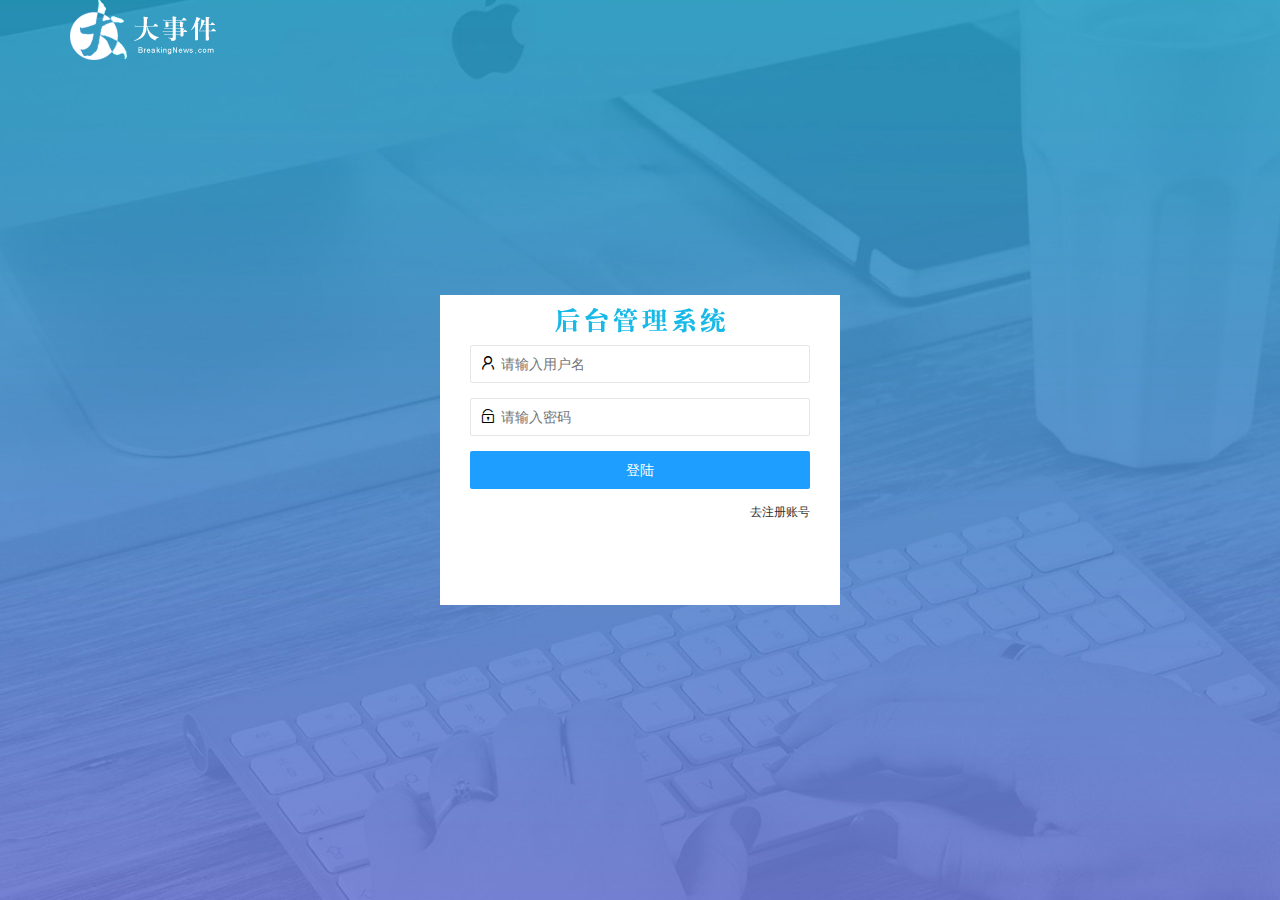
<file: login.html>
<!DOCTYPE html>
<html lang="en">

<head>
    <meta charset="UTF-8">
    <meta http-equiv="X-UA-Compatible" content="IE=edge">
    <meta name="viewport" content="width=device-width, initial-scale=1.0">
    <title>Document</title>
    <!-- 导入layUI样式 -->
    <link rel="stylesheet" href="./assets/lib/layui/css/layui.css">
    <!-- 导入自己样式 -->
    <link rel="stylesheet" href="./assets/css/login.css">
</head>

<body>
    <!-- logo -->
    <div class="layui-main">
        <img src="./assets/images/logo.png" alt="">
    </div>

    <!-- 登陆注册模块 -->
    <div class="loginAndRegBox">
        <div class="title-box"></div>
        <!-- 登陆表单 -->
        <div class="login-box">
            <form class="layui-form" id="form-login" action="">

                <!-- 用户名 -->
                <div class="layui-form-item">
                    <i class="layui-icon layui-icon-username"></i>
                    <input type="text" name="username" required lay-verify="required" placeholder="请输入用户名"
                        autocomplete="off" class="layui-input">
                </div>

                <!-- 密码 -->
                <div class="layui-form-item">
                    <i class="layui-icon layui-icon-password"></i>
                    <input type="password" name="password" required lay-verify="required|pwd" placeholder="请输入密码"
                        autocomplete="off" class="layui-input">
                </div>
                <!-- 去登陆按钮 -->
                <div class="layui-form-item">
                    <button lay-submit class="layui-btn layui-btn-normal layui-btn-fluid">登陆</button>
                </div>

                <div class="layui-form-item links">
                    <a href="javascript:;" id="link_reg">去注册账号</a>
                </div>
            </form>
            
        </div>

        <!-- 注册表单 -->
        <div class="reg-box">
            <form class="layui-form" id="form-reg" action="">
                <!-- 用户名 -->
                <div class="layui-form-item">
                    <i class="layui-icon layui-icon-username"></i>
                    <input type="text" name="username" required lay-verify="required" placeholder="请输入用户名"
                        autocomplete="off" class="layui-input">
                </div>

                <!-- 密码 -->
                <div class="layui-form-item">
                    <i class="layui-icon layui-icon-password"></i>
                    <input type="password" name="password" required lay-verify="required|pwd" placeholder="请输入密码"
                        autocomplete="off" class="layui-input">
                </div>

                <!-- 确认密码 -->
                <div class="layui-form-item">
                    <i class="layui-icon layui-icon-password"></i>
                    <input type="password" name="repassword" required lay-verify="required|pwd|repwd" placeholder="请再次输入密码"
                        autocomplete="off" class="layui-input">
                </div>

                <!-- 注册按钮 -->
                <div class="layui-form-item">
                    <button lay-submit class="layui-btn layui-btn-normal layui-btn-fluid">注册</button>
                </div>

                <div class="layui-form-item links">
                    <a href="javascript:;" id="link_login">去登陆</a>
                </div>
            </form>

        </div>
    </div>

    <!-- 导入jQuery.js -->
    <script src="./assets/lib/jquery.js"></script>
    <!-- 导入layui.js -->
    <script src="./assets/lib/layui/layui.all.js"></script>
    <!-- 导入baseAPI.js -->
    <script src="./assets/js/baseAPI.js"></script>
    <!-- 导入login.js -->
    <script src="./assets/js/login.js"></script>

</body>

</html>
</file>
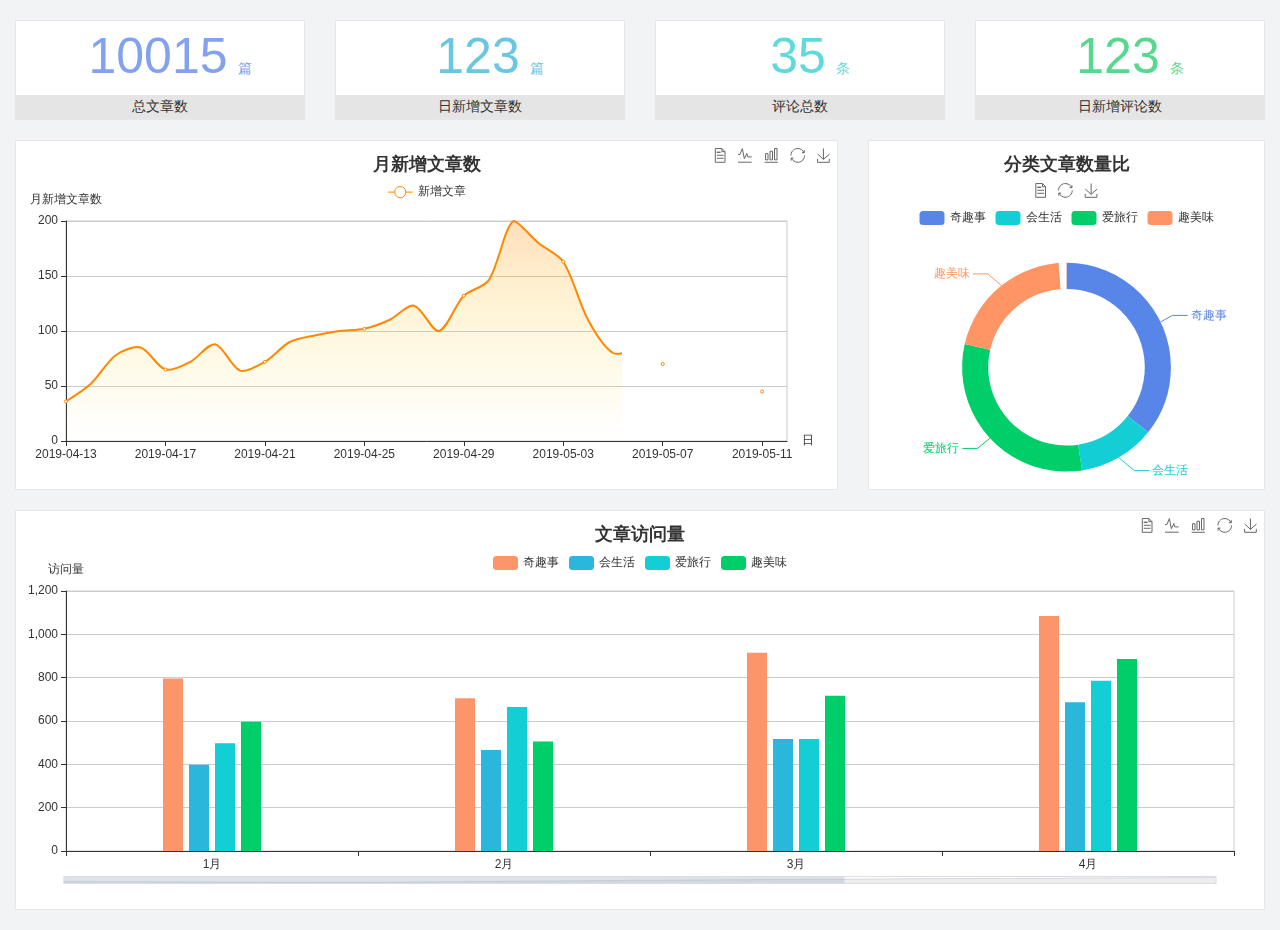
<file: home/dashboard.html>
<!DOCTYPE html>
<html lang="en">

<head>
  <meta charset="UTF-8">
  <meta name="viewport" content="width=device-width, initial-scale=1.0">
  <meta http-equiv="X-UA-Compatible" content="ie=edge">
  <title>图表统计</title>
  <link rel="stylesheet" href="../../assets/lib/bootstrap.css" />
  <link rel="stylesheet" href="../../assets/lib/main.css" />
  <script src="../../assets/lib/jquery.js"></script>
  <script type="text/javascript" src="../../assets/lib/echarts.min.js"></script>
</head>

<body>
  <div class="container-fluid">
    <div class="row spannel_list">
      <div class="col-sm-3 col-xs-6">
        <div class="spannel">
          <em>10015</em><span>篇</span>
          <b>总文章数</b>
        </div>
      </div>
      <div class="col-sm-3 col-xs-6">
        <div class="spannel scolor01">
          <em>123</em><span>篇</span>
          <b>日新增文章数</b>
        </div>
      </div>
      <div class="col-sm-3 col-xs-6">
        <div class="spannel scolor02">
          <em>35</em><span>条</span>
          <b>评论总数</b>
        </div>
      </div>
      <div class="col-sm-3 col-xs-6">
        <div class="spannel scolor03">
          <em>123</em><span>条</span>
          <b>日新增评论数</b>
        </div>
      </div>
    </div>
  </div>

  <div class="container-fluid">
    <div class="row curve-pie">
      <div class="col-lg-8 col-md-8">
        <div class="gragh_pannel" id="curve_show"></div>
      </div>
      <div class="col-lg-4 col-md-4">
        <div class="gragh_pannel" id="pie_show"></div>
      </div>
    </div>
  </div>

  <div class="container-fluid">
    <div class="column_pannel" id="column_show"></div>
  </div>

  <script>
    var oChart = echarts.init(document.getElementById('curve_show'));
    var aList_all = [
      { 'count': 36, 'date': '2019-04-13' },
      { 'count': 52, 'date': '2019-04-14' },
      { 'count': 78, 'date': '2019-04-15' },
      { 'count': 85, 'date': '2019-04-16' },
      { 'count': 65, 'date': '2019-04-17' },
      { 'count': 72, 'date': '2019-04-18' },
      { 'count': 88, 'date': '2019-04-19' },
      { 'count': 64, 'date': '2019-04-20' },
      { 'count': 72, 'date': '2019-04-21' },
      { 'count': 90, 'date': '2019-04-22' },
      { 'count': 96, 'date': '2019-04-23' },
      { 'count': 100, 'date': '2019-04-24' },
      { 'count': 102, 'date': '2019-04-25' },
      { 'count': 110, 'date': '2019-04-26' },
      { 'count': 123, 'date': '2019-04-27' },
      { 'count': 100, 'date': '2019-04-28' },
      { 'count': 132, 'date': '2019-04-29' },
      { 'count': 146, 'date': '2019-04-30' },
      { 'count': 200, 'date': '2019-05-01' },
      { 'count': 180, 'date': '2019-05-02' },
      { 'count': 163, 'date': '2019-05-03' },
      { 'count': 110, 'date': '2019-05-04' },
      { 'count': 80, 'date': '2019-05-05' },
      { 'count': 82, 'date': '2019-05-06' },
      { 'count': 70, 'date': '2019-05-07' },
      { 'count': 65, 'date': '2019-05-08' },
      { 'count': 54, 'date': '2019-05-09' },
      { 'count': 40, 'date': '2019-05-10' },
      { 'count': 45, 'date': '2019-05-11' },
      { 'count': 38, 'date': '2019-05-12' },
    ];

    let aCount = [];
    let aDate = [];

    for (var i = 0; i < aList_all.length; i++) {
      aCount.push(aList_all[i].count);
      aDate.push(aList_all[i].date);
    }

    var chartopt = {
      title: {
        text: '月新增文章数',
        left: 'center',
        top: '10'
      },
      tooltip: {
        trigger: 'axis'
      },
      legend: {
        data: ['新增文章'],
        top: '40'
      },
      toolbox: {
        show: true,
        feature: {
          mark: { show: true },
          dataView: { show: true, readOnly: false },
          magicType: { show: true, type: ['line', 'bar'] },
          restore: { show: true },
          saveAsImage: { show: true }
        }
      },
      calculable: true,
      xAxis: [
        {
          name: '日',
          type: 'category',
          boundaryGap: false,
          data: aDate
        }
      ],
      yAxis: [
        {
          name: '月新增文章数',
          type: 'value'
        }
      ],
      series: [
        {
          name: '新增文章',
          type: 'line',
          smooth: true,
          itemStyle: { normal: { areaStyle: { type: 'default' }, color: '#f80' }, lineStyle: { color: '#f80' } },
          data: aCount
        }],
      areaStyle: {
        normal: {
          color: new echarts.graphic.LinearGradient(0, 0, 0, 1, [{
            offset: 0,
            color: 'rgba(255,136,0,0.39)'
          }, {
            offset: .34,
            color: 'rgba(255,180,0,0.25)'
          }, {
            offset: 1,
            color: 'rgba(255,222,0,0.00)'
          }])

        }
      },
      grid: {
        show: true,
        x: 50,
        x2: 50,
        y: 80,
        height: 220
      }
    };

    oChart.setOption(chartopt);


    var oPie = echarts.init(document.getElementById('pie_show'));
    var oPieopt =
    {
      title: {
        top: 10,
        text: '分类文章数量比',
        x: 'center'
      },
      tooltip: {
        trigger: 'item',
        formatter: "{a} <br/>{b} : {c} ({d}%)"
      },
      color: ['#5885e8', '#13cfd5', '#00ce68', '#ff9565'],
      legend: {
        x: 'center',
        top: 65,
        data: ['奇趣事', '会生活', '爱旅行', '趣美味']
      },
      toolbox: {
        show: true,
        x: 'center',
        top: 35,
        feature: {
          mark: { show: true },
          dataView: { show: true, readOnly: false },
          magicType: {
            show: true,
            type: ['pie', 'funnel'],
            option: {
              funnel: {
                x: '25%',
                width: '50%',
                funnelAlign: 'left',
                max: 1548
              }
            }
          },
          restore: { show: true },
          saveAsImage: { show: true }
        }
      },
      calculable: true,
      series: [
        {
          name: '访问来源',
          type: 'pie',
          radius: ['45%', '60%'],
          center: ['50%', '65%'],
          data: [
            { value: 300, name: '奇趣事' },
            { value: 100, name: '会生活' },
            { value: 260, name: '爱旅行' },
            { value: 180, name: '趣美味' }
          ]
        }
      ]
    };
    oPie.setOption(oPieopt);



    var oColumn = this.echarts.init(document.getElementById('column_show'));
    var oColumnopt =
    {
      title: {
        text: '文章访问量',
        left: 'center',
        top: '10'
      },
      tooltip: {
        trigger: 'axis'
      },
      legend: {
        data: ['奇趣事', '会生活', '爱旅行', '趣美味'],
        top: '40'
      },
      toolbox: {
        show: true,
        feature: {
          mark: { show: true },
          dataView: { show: true, readOnly: false },
          magicType: { show: true, type: ['line', 'bar'] },
          restore: { show: true },
          saveAsImage: { show: true }
        }
      },
      calculable: true,
      xAxis: [
        {
          type: 'category',
          data: ['1月', '2月', '3月', '4月', '5月']
        }
      ],
      yAxis: [
        {
          name: '访问量',
          type: 'value'
        }
      ],
      series: [
        {
          name: '奇趣事',
          type: 'bar',
          barWidth: 20,
          itemStyle: {
            normal: { areaStyle: { type: 'default' }, color: '#fd956a' }
          },
          data: [800, 708, 920, 1090, 1200]
        },
        {
          name: '会生活',
          type: 'bar',
          barWidth: 20,
          itemStyle: {
            normal: { areaStyle: { type: 'default' }, color: '#2bb6db' }
          },
          data: [400, 468, 520, 690, 800]
        },
        {
          name: '爱旅行',
          type: 'bar',
          barWidth: 20,
          itemStyle: {
            normal: { areaStyle: { type: 'default' }, color: '#13cfd5' }
          },
          data: [500, 668, 520, 790, 900]
        },
        {
          name: '趣美味',
          type: 'bar',
          barWidth: 20,
          itemStyle: {
            normal: { areaStyle: { type: 'default' }, color: '#00ce68' }
          },
          data: [600, 508, 720, 890, 1000]
        }
      ],
      grid: {
        show: true,
        x: 50,
        x2: 30,
        y: 80,
        height: 260
      },
      dataZoom: [//给x轴设置滚动条
        {
          start: 0,//默认为0
          end: 100 - 1000 / 31,//默认为100
          type: 'slider',
          show: true,
          xAxisIndex: [0],
          handleSize: 0,//滑动条的 左右2个滑动条的大小
          height: 8,//组件高度
          left: 45, //左边的距离
          right: 50,//右边的距离
          bottom: 26,//右边的距离
          handleColor: '#ddd',//h滑动图标的颜色
          handleStyle: {
            borderColor: "#cacaca",
            borderWidth: "1",
            shadowBlur: 2,
            background: "#ddd",
            shadowColor: "#ddd",
          }
        }]
    };
    oColumn.setOption(oColumnopt);
  </script>
</body>

</html>
</file>
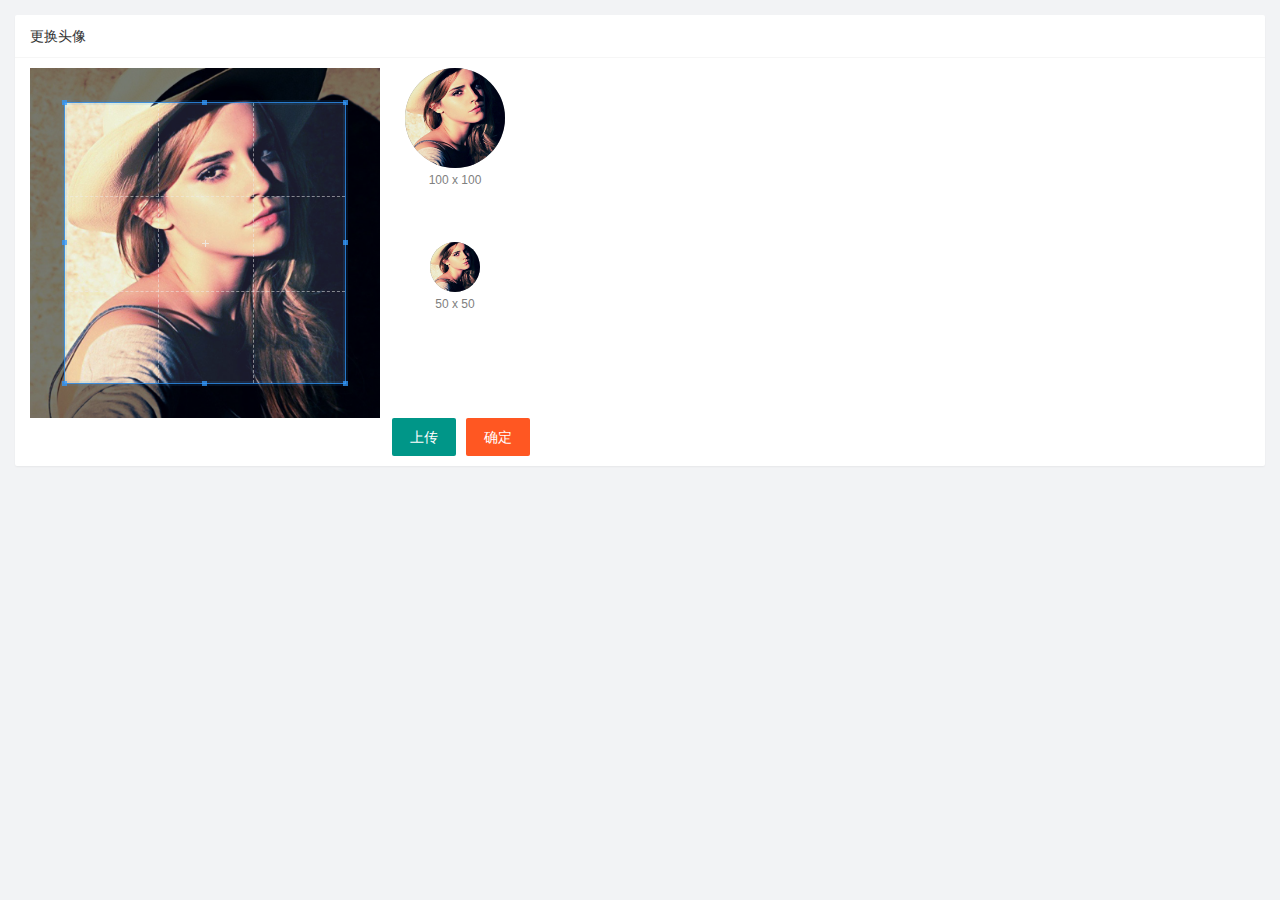
<file: user/user_avater.html>
<!DOCTYPE html>
<html lang="en">

<head>
    <meta charset="UTF-8">
    <meta http-equiv="X-UA-Compatible" content="IE=edge">
    <meta name="viewport" content="width=device-width, initial-scale=1.0">
    <title>Document</title>
    <link rel="stylesheet" href="../assets/lib/cropper/cropper.css">
    <link rel="stylesheet" href="../assets/lib/layui/css/layui.css">
    <link rel="stylesheet" href="../assets/css/user/user_avater.css">
</head>

<body>
    <div class="layui-card">
        <div class="layui-card-header">更换头像</div>
        <div class="layui-card-body">
            <!-- 第一行的图片裁剪和预览区域 -->
            <div class="row1">
                <!-- 图片裁剪区域 -->
                <div class="cropper-box">
                    <!-- 这个 img 标签很重要，将来会把它初始化为裁剪区域 -->
                    <img id="image" src="/assets/images/sample.jpg" />
                </div> <!-- 图片的预览区域 -->
                <div class="preview-box">
                    <div>
                        <!-- 宽高为 100px 的预览区域 -->
                        <div class="img-preview w100"></div>
                        <p class="size">100 x 100</p>
                    </div>
                    <div>
                        <!-- 宽高为 50px 的预览区域 -->
                        <div class="img-preview w50"></div>
                        <p class="size">50 x 50</p>
                    </div>
                </div>
            </div> <!-- 第二行的按钮区域 -->
            <!-- 第二行的按钮区域 -->
        <div class="row2">
            <!-- 通过 accept 属性，可以指定，允许用户选择什么类型的文件 -->
            <input type="file" id="file" accept="image/png,image/jpeg" />
            <button type="button" class="layui-btn" id="btnChooseImage">上传</button>
            <button type="button" class="layui-btn layui-btn-danger" id="btnUpload">确定</button>
          </div>
        </div>
    </div>

    <!-- 导入layui的js -->
    <script src="../assets/lib/layui/layui.all.js"></script>
    <!-- 导入jquery的js -->
    <script src="../assets/lib/jquery.js"></script>
    <script src="../assets/lib/cropper/Cropper.js"></script>
    <script src="../assets/lib/cropper/jquery-cropper.js"></script>
    <!-- 导入baseAPI.js -->
    <script src="../assets/js/baseAPI.js"></script>
    <script src="../assets/js/user/user_avater.js"></script>
</body>

</html>
</file>
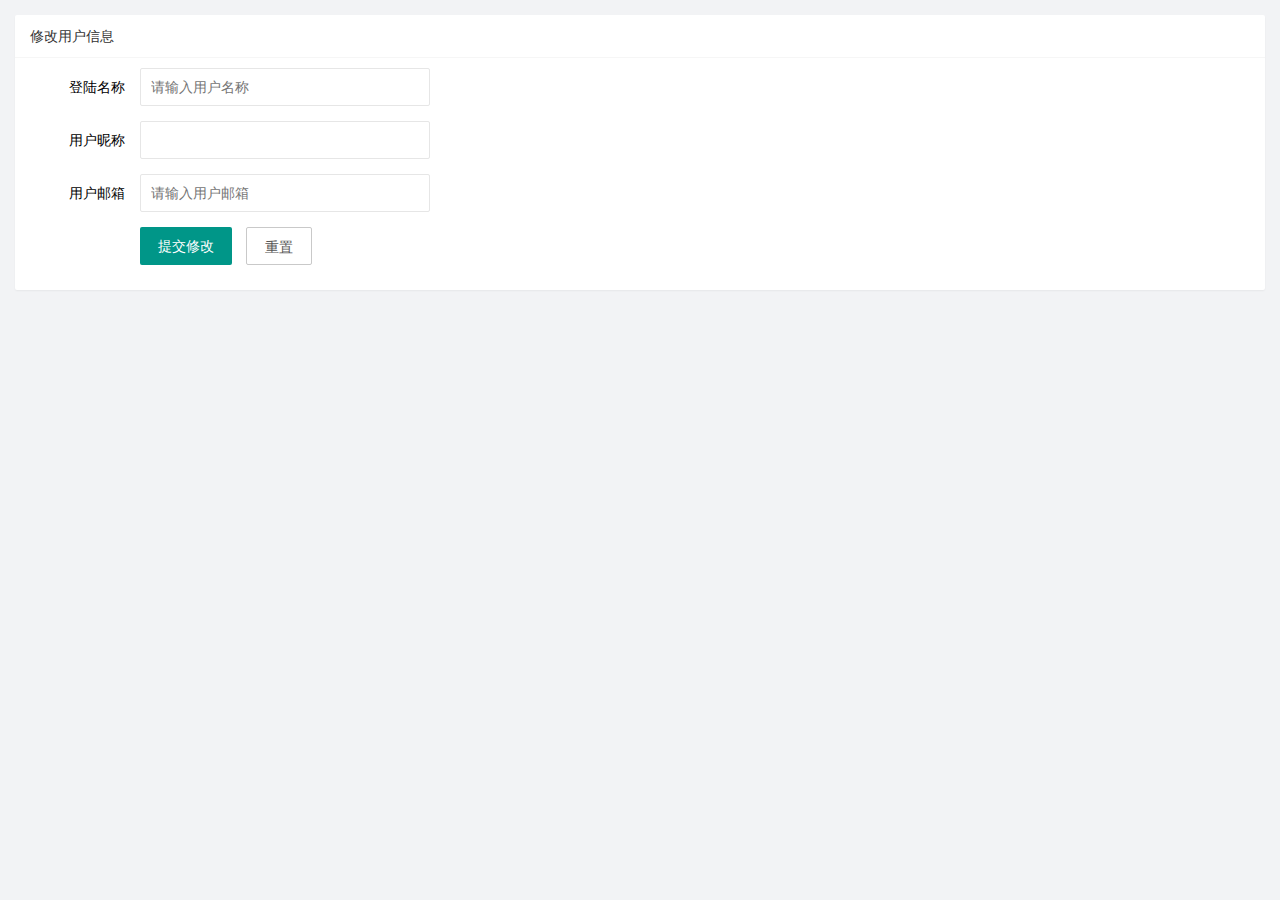
<file: user/user_info.html>
<!DOCTYPE html>
<html lang="en">

<head>
    <meta charset="UTF-8">
    <meta http-equiv="X-UA-Compatible" content="IE=edge">
    <meta name="viewport" content="width=device-width, initial-scale=1.0">
    <title>Document</title>
    <link rel="stylesheet" href="../assets/lib/layui/css/layui.css">
    <link rel="stylesheet" href="../assets/css/user/user_info.css">
</head>

<body>
    <div class="layui-card">
        <div class="layui-card-header">修改用户信息</div>
        <div class="layui-card-body">
            <form class="layui-form" lay-filter="formUserInfo" action="">
                <input type="hidden" name="id">
                <div class="layui-form-item">
                    <label class="layui-form-label">登陆名称</label>
                    <div class="layui-input-block">
                        <input type="text" name="username" required lay-verify="required" placeholder="请输入用户名称"
                            autocomplete="off" class="layui-input">
                    </div>
                </div>

                <div class="layui-form-item">
                    <label class="layui-form-label">用户昵称</label>
                    <div class="layui-input-block">
                        <input type="text" name="nickname" required lay-verify="required|nickname placeholder="请输入用户昵称"
                            autocomplete="off" class="layui-input">
                    </div>
                </div>

                <div class="layui-form-item">
                    <label class="layui-form-label">用户邮箱</label>
                    <div class="layui-input-block">
                        <input type="text" name="email" required lay-verify="required|email" placeholder="请输入用户邮箱"
                            autocomplete="off" class="layui-input">
                    </div>
                </div>

                <div class="layui-form-item">
                    <div class="layui-input-block">
                      <button class="layui-btn" lay-submit lay-filter="formDemo">提交修改</button>
                      <button type="reset" class="layui-btn layui-btn-primary">重置</button>
                    </div>
                  </div>
            </form>
        </div>
    </div>

    <!-- 导入layui的js -->
    <script src="../assets/lib/layui/layui.all.js"></script>
    <!-- 导入jquery的js -->
    <script src="../assets/lib/jquery.js"></script>
    <!-- 导入baseAPI.js -->
    <script src="../assets/js/baseAPI.js"></script>
    <script src="../assets/js/user/user_info.js"></script>
</body>

</html>
</file>
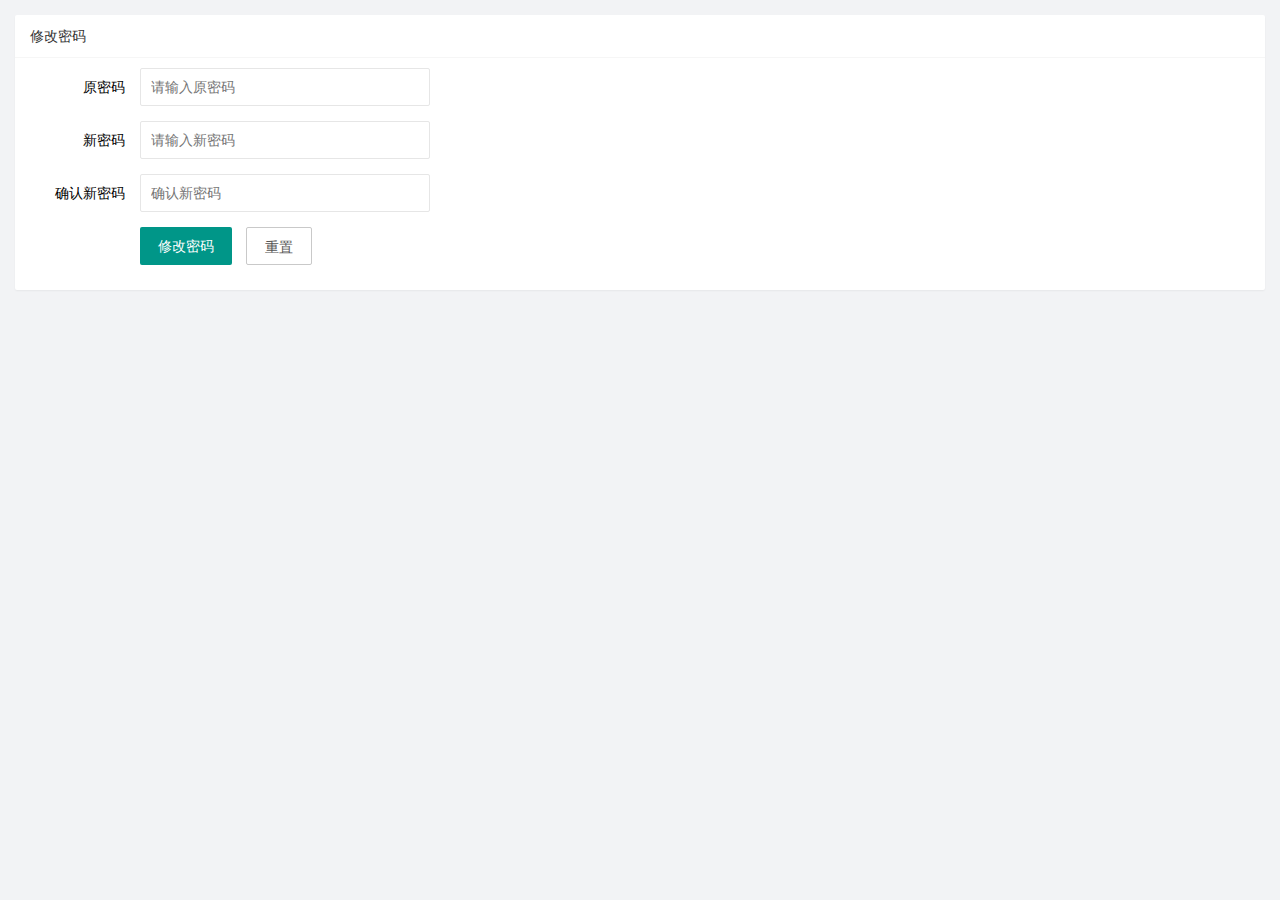
<file: user/user_pwd.html>
<!DOCTYPE html>
<html lang="en">
<head>
    <meta charset="UTF-8">
    <meta http-equiv="X-UA-Compatible" content="IE=edge">
    <meta name="viewport" content="width=device-width, initial-scale=1.0">
    <title>Document</title>
    <link rel="stylesheet" href="../assets/lib/layui/css/layui.css">
    <link rel="stylesheet" href="../assets/css/user/user_pwd.css">
</head>
<body>
    <div class="layui-card">
        <div class="layui-card-header">修改密码</div>
        <div class="layui-card-body">
            <form class="layui-form" action="">
                <div class="layui-form-item">
                    <label class="layui-form-label">原密码</label>
                    <div class="layui-input-block">
                        <input type="password" name="oldPwd" required lay-verify="required" placeholder="请输入原密码"
                            autocomplete="off" class="layui-input">
                    </div>
                </div>

                <div class="layui-form-item">
                    <label class="layui-form-label">新密码</label>
                    <div class="layui-input-block">
                        <input type="password" name="newPwd" required lay-verify="required|pwd|samePwd" placeholder="请输入新密码"
                            autocomplete="off" class="layui-input">
                    </div>
                </div>

                <div class="layui-form-item">
                    <label class="layui-form-label">确认新密码</label>
                    <div class="layui-input-block">
                        <input type="password" name="rePwd" required lay-verify="required|pwd|rePwd" placeholder="确认新密码"
                            autocomplete="off" class="layui-input">
                    </div>
                </div>

                <div class="layui-form-item">
                    <div class="layui-input-block">
                      <button class="layui-btn" lay-submit lay-filter="formDemo">修改密码</button>
                      <button type="reset" class="layui-btn layui-btn-primary">重置</button>
                    </div>
                  </div>
            </form>
        </div>
    </div>

     <!-- 导入layui的js -->
     <script src="../assets/lib/layui/layui.all.js"></script>
     <!-- 导入jquery的js -->
     <script src="../assets/lib/jquery.js"></script>
     <!-- 导入baseAPI.js -->
     <script src="../assets/js/baseAPI.js"></script>
     <script src="../assets/js/user/user_pwd.js"></script>
</body>
</html>
</file>
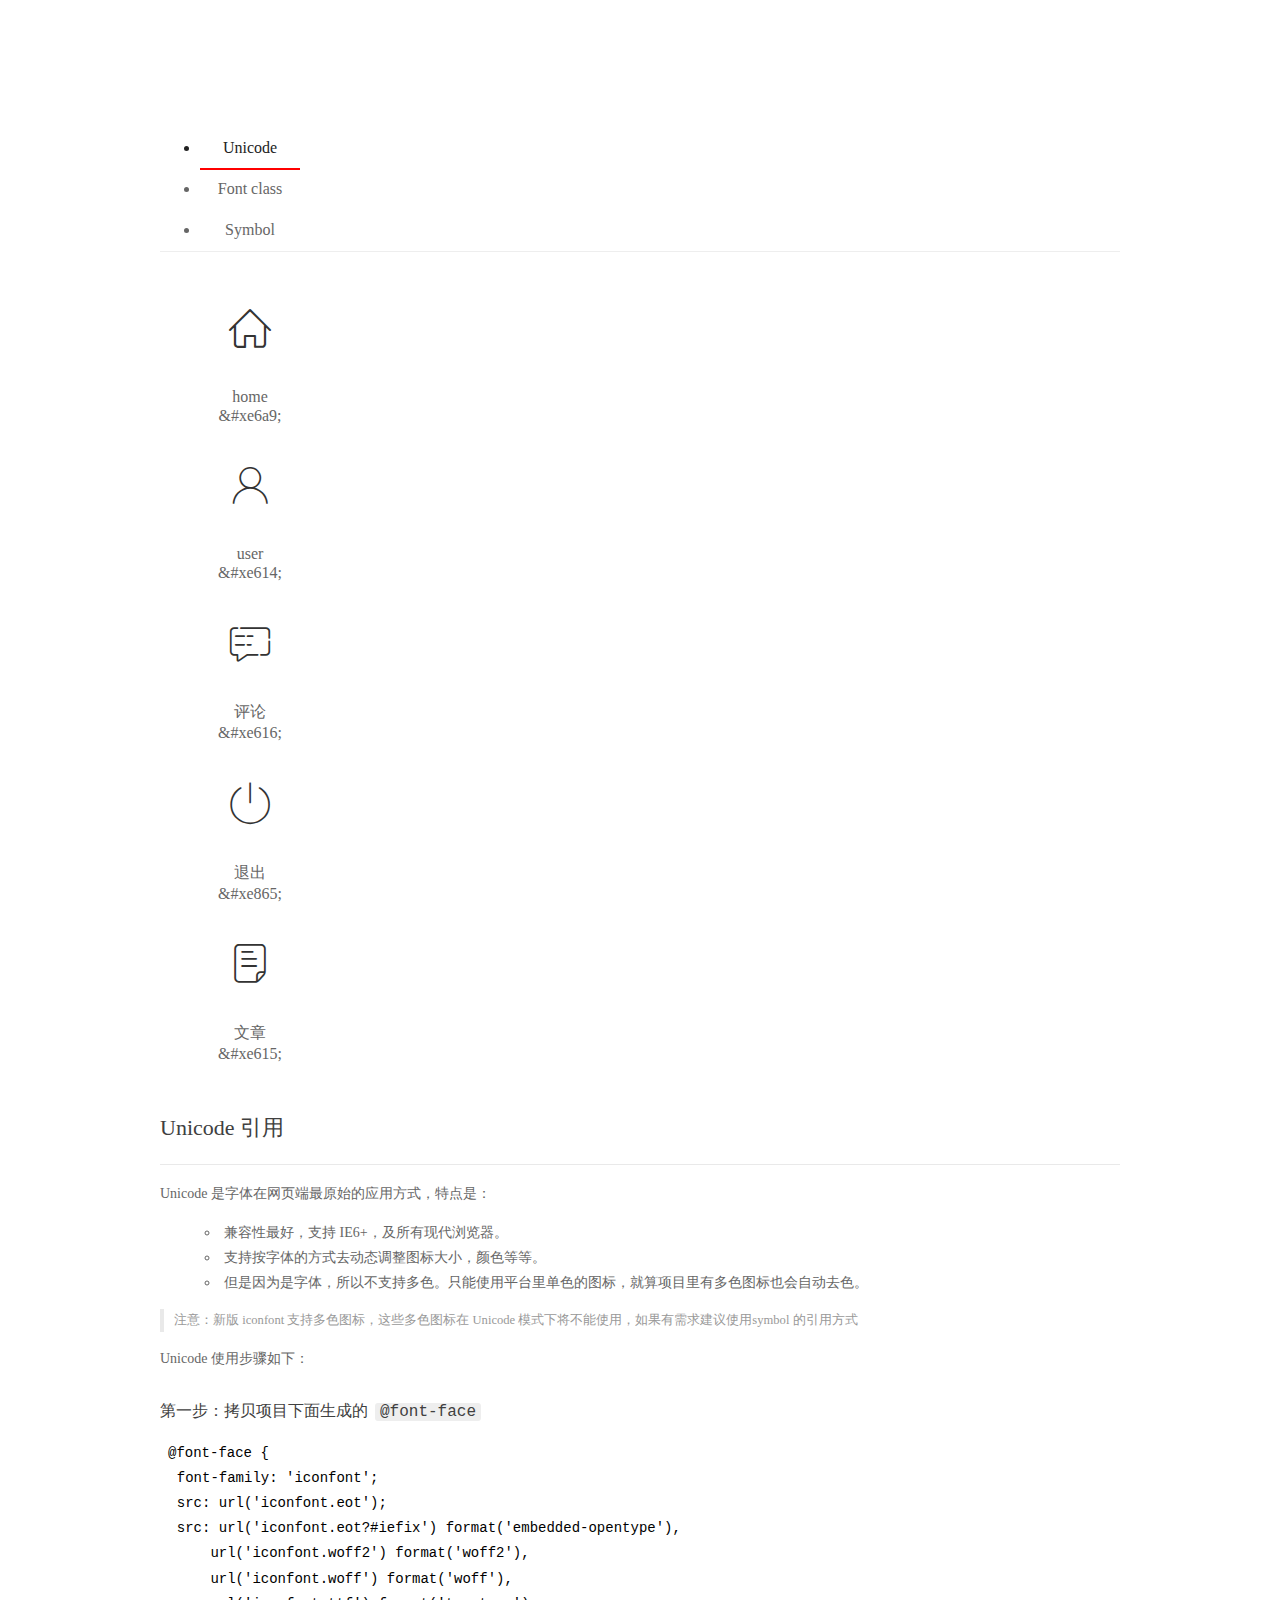
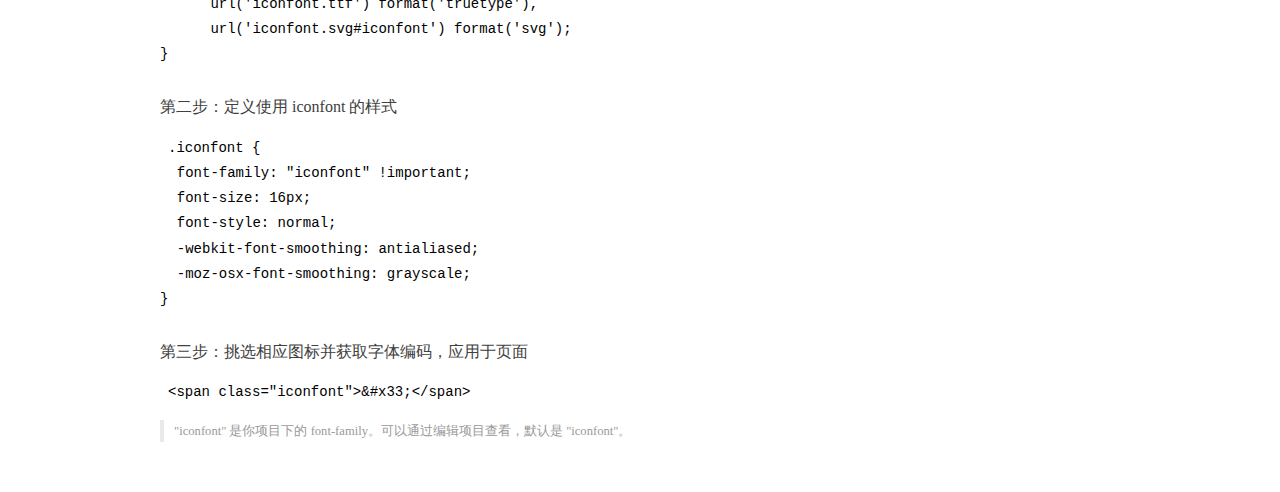
<file: assets/fonts/demo_index.html>
<!DOCTYPE html>
<html>
<head>
  <meta charset="utf-8"/>
  <title>IconFont Demo</title>
  <link rel="shortcut icon" href="https://gtms04.alicdn.com/tps/i4/TB1_oz6GVXXXXaFXpXXJDFnIXXX-64-64.ico" type="image/x-icon"/>
  <link rel="stylesheet" href="https://g.alicdn.com/thx/cube/1.3.2/cube.min.css">
  <link rel="stylesheet" href="demo.css">
  <link rel="stylesheet" href="iconfont.css">
  <script src="iconfont.js"></script>
  <!-- jQuery -->
  <script src="https://a1.alicdn.com/oss/uploads/2018/12/26/7bfddb60-08e8-11e9-9b04-53e73bb6408b.js"></script>
  <!-- 代码高亮 -->
  <script src="https://a1.alicdn.com/oss/uploads/2018/12/26/a3f714d0-08e6-11e9-8a15-ebf944d7534c.js"></script>
</head>
<body>
  <div class="main">
    <h1 class="logo"><a href="https://www.iconfont.cn/" title="iconfont 首页" target="_blank">&#xe86b;</a></h1>
    <div class="nav-tabs">
      <ul id="tabs" class="dib-box">
        <li class="dib active"><span>Unicode</span></li>
        <li class="dib"><span>Font class</span></li>
        <li class="dib"><span>Symbol</span></li>
      </ul>
      
    </div>
    <div class="tab-container">
      <div class="content unicode" style="display: block;">
          <ul class="icon_lists dib-box">
          
            <li class="dib">
              <span class="icon iconfont">&#xe6a9;</span>
                <div class="name">home</div>
                <div class="code-name">&amp;#xe6a9;</div>
              </li>
          
            <li class="dib">
              <span class="icon iconfont">&#xe614;</span>
                <div class="name">user</div>
                <div class="code-name">&amp;#xe614;</div>
              </li>
          
            <li class="dib">
              <span class="icon iconfont">&#xe616;</span>
                <div class="name">评论</div>
                <div class="code-name">&amp;#xe616;</div>
              </li>
          
            <li class="dib">
              <span class="icon iconfont">&#xe865;</span>
                <div class="name">退出</div>
                <div class="code-name">&amp;#xe865;</div>
              </li>
          
            <li class="dib">
              <span class="icon iconfont">&#xe615;</span>
                <div class="name">文章</div>
                <div class="code-name">&amp;#xe615;</div>
              </li>
          
          </ul>
          <div class="article markdown">
          <h2 id="unicode-">Unicode 引用</h2>
          <hr>

          <p>Unicode 是字体在网页端最原始的应用方式，特点是：</p>
          <ul>
            <li>兼容性最好，支持 IE6+，及所有现代浏览器。</li>
            <li>支持按字体的方式去动态调整图标大小，颜色等等。</li>
            <li>但是因为是字体，所以不支持多色。只能使用平台里单色的图标，就算项目里有多色图标也会自动去色。</li>
          </ul>
          <blockquote>
            <p>注意：新版 iconfont 支持多色图标，这些多色图标在 Unicode 模式下将不能使用，如果有需求建议使用symbol 的引用方式</p>
          </blockquote>
          <p>Unicode 使用步骤如下：</p>
          <h3 id="-font-face">第一步：拷贝项目下面生成的 <code>@font-face</code></h3>
<pre><code class="language-css"
>@font-face {
  font-family: 'iconfont';
  src: url('iconfont.eot');
  src: url('iconfont.eot?#iefix') format('embedded-opentype'),
      url('iconfont.woff2') format('woff2'),
      url('iconfont.woff') format('woff'),
      url('iconfont.ttf') format('truetype'),
      url('iconfont.svg#iconfont') format('svg');
}
</code></pre>
          <h3 id="-iconfont-">第二步：定义使用 iconfont 的样式</h3>
<pre><code class="language-css"
>.iconfont {
  font-family: "iconfont" !important;
  font-size: 16px;
  font-style: normal;
  -webkit-font-smoothing: antialiased;
  -moz-osx-font-smoothing: grayscale;
}
</code></pre>
          <h3 id="-">第三步：挑选相应图标并获取字体编码，应用于页面</h3>
<pre>
<code class="language-html"
>&lt;span class="iconfont"&gt;&amp;#x33;&lt;/span&gt;
</code></pre>
          <blockquote>
            <p>"iconfont" 是你项目下的 font-family。可以通过编辑项目查看，默认是 "iconfont"。</p>
          </blockquote>
          </div>
      </div>
      <div class="content font-class">
        <ul class="icon_lists dib-box">
          
          <li class="dib">
            <span class="icon iconfont icon-home"></span>
            <div class="name">
              home
            </div>
            <div class="code-name">.icon-home
            </div>
          </li>
          
          <li class="dib">
            <span class="icon iconfont icon-user"></span>
            <div class="name">
              user
            </div>
            <div class="code-name">.icon-user
            </div>
          </li>
          
          <li class="dib">
            <span class="icon iconfont icon-pinglun"></span>
            <div class="name">
              评论
            </div>
            <div class="code-name">.icon-pinglun
            </div>
          </li>
          
          <li class="dib">
            <span class="icon iconfont icon-tuichu"></span>
            <div class="name">
              退出
            </div>
            <div class="code-name">.icon-tuichu
            </div>
          </li>
          
          <li class="dib">
            <span class="icon iconfont icon-16"></span>
            <div class="name">
              文章
            </div>
            <div class="code-name">.icon-16
            </div>
          </li>
          
        </ul>
        <div class="article markdown">
        <h2 id="font-class-">font-class 引用</h2>
        <hr>

        <p>font-class 是 Unicode 使用方式的一种变种，主要是解决 Unicode 书写不直观，语意不明确的问题。</p>
        <p>与 Unicode 使用方式相比，具有如下特点：</p>
        <ul>
          <li>兼容性良好，支持 IE8+，及所有现代浏览器。</li>
          <li>相比于 Unicode 语意明确，书写更直观。可以很容易分辨这个 icon 是什么。</li>
          <li>因为使用 class 来定义图标，所以当要替换图标时，只需要修改 class 里面的 Unicode 引用。</li>
          <li>不过因为本质上还是使用的字体，所以多色图标还是不支持的。</li>
        </ul>
        <p>使用步骤如下：</p>
        <h3 id="-fontclass-">第一步：引入项目下面生成的 fontclass 代码：</h3>
<pre><code class="language-html">&lt;link rel="stylesheet" href="./iconfont.css"&gt;
</code></pre>
        <h3 id="-">第二步：挑选相应图标并获取类名，应用于页面：</h3>
<pre><code class="language-html">&lt;span class="iconfont icon-xxx"&gt;&lt;/span&gt;
</code></pre>
        <blockquote>
          <p>"
            iconfont" 是你项目下的 font-family。可以通过编辑项目查看，默认是 "iconfont"。</p>
        </blockquote>
      </div>
      </div>
      <div class="content symbol">
          <ul class="icon_lists dib-box">
          
            <li class="dib">
                <svg class="icon svg-icon" aria-hidden="true">
                  <use xlink:href="#icon-home"></use>
                </svg>
                <div class="name">home</div>
                <div class="code-name">#icon-home</div>
            </li>
          
            <li class="dib">
                <svg class="icon svg-icon" aria-hidden="true">
                  <use xlink:href="#icon-user"></use>
                </svg>
                <div class="name">user</div>
                <div class="code-name">#icon-user</div>
            </li>
          
            <li class="dib">
                <svg class="icon svg-icon" aria-hidden="true">
                  <use xlink:href="#icon-pinglun"></use>
                </svg>
                <div class="name">评论</div>
                <div class="code-name">#icon-pinglun</div>
            </li>
          
            <li class="dib">
                <svg class="icon svg-icon" aria-hidden="true">
                  <use xlink:href="#icon-tuichu"></use>
                </svg>
                <div class="name">退出</div>
                <div class="code-name">#icon-tuichu</div>
            </li>
          
            <li class="dib">
                <svg class="icon svg-icon" aria-hidden="true">
                  <use xlink:href="#icon-16"></use>
                </svg>
                <div class="name">文章</div>
                <div class="code-name">#icon-16</div>
            </li>
          
          </ul>
          <div class="article markdown">
          <h2 id="symbol-">Symbol 引用</h2>
          <hr>

          <p>这是一种全新的使用方式，应该说这才是未来的主流，也是平台目前推荐的用法。相关介绍可以参考这篇<a href="">文章</a>
            这种用法其实是做了一个 SVG 的集合，与另外两种相比具有如下特点：</p>
          <ul>
            <li>支持多色图标了，不再受单色限制。</li>
            <li>通过一些技巧，支持像字体那样，通过 <code>font-size</code>, <code>color</code> 来调整样式。</li>
            <li>兼容性较差，支持 IE9+，及现代浏览器。</li>
            <li>浏览器渲染 SVG 的性能一般，还不如 png。</li>
          </ul>
          <p>使用步骤如下：</p>
          <h3 id="-symbol-">第一步：引入项目下面生成的 symbol 代码：</h3>
<pre><code class="language-html">&lt;script src="./iconfont.js"&gt;&lt;/script&gt;
</code></pre>
          <h3 id="-css-">第二步：加入通用 CSS 代码（引入一次就行）：</h3>
<pre><code class="language-html">&lt;style&gt;
.icon {
  width: 1em;
  height: 1em;
  vertical-align: -0.15em;
  fill: currentColor;
  overflow: hidden;
}
&lt;/style&gt;
</code></pre>
          <h3 id="-">第三步：挑选相应图标并获取类名，应用于页面：</h3>
<pre><code class="language-html">&lt;svg class="icon" aria-hidden="true"&gt;
  &lt;use xlink:href="#icon-xxx"&gt;&lt;/use&gt;
&lt;/svg&gt;
</code></pre>
          </div>
      </div>

    </div>
  </div>
  <script>
  $(document).ready(function () {
      $('.tab-container .content:first').show()

      $('#tabs li').click(function (e) {
        var tabContent = $('.tab-container .content')
        var index = $(this).index()

        if ($(this).hasClass('active')) {
          return
        } else {
          $('#tabs li').removeClass('active')
          $(this).addClass('active')

          tabContent.hide().eq(index).fadeIn()
        }
      })
    })
  </script>
</body>
</html>
</file>
<file: assets/lib/layui/css/layui.css>
/** layui-v2.5.5 MIT License By https://www.layui.com */
 .layui-inline,img{display:inline-block;vertical-align:middle}h1,h2,h3,h4,h5,h6{font-weight:400}.layui-edge,.layui-header,.layui-inline,.layui-main{position:relative}.layui-body,.layui-edge,.layui-elip{overflow:hidden}.layui-btn,.layui-edge,.layui-inline,img{vertical-align:middle}.layui-btn,.layui-disabled,.layui-icon,.layui-unselect{-moz-user-select:none;-webkit-user-select:none;-ms-user-select:none}.layui-elip,.layui-form-checkbox span,.layui-form-pane .layui-form-label{text-overflow:ellipsis;white-space:nowrap}.layui-breadcrumb,.layui-tree-btnGroup{visibility:hidden}blockquote,body,button,dd,div,dl,dt,form,h1,h2,h3,h4,h5,h6,input,li,ol,p,pre,td,textarea,th,ul{margin:0;padding:0;-webkit-tap-highlight-color:rgba(0,0,0,0)}a:active,a:hover{outline:0}img{border:none}li{list-style:none}table{border-collapse:collapse;border-spacing:0}h4,h5,h6{font-size:100%}button,input,optgroup,option,select,textarea{font-family:inherit;font-size:inherit;font-style:inherit;font-weight:inherit;outline:0}pre{white-space:pre-wrap;white-space:-moz-pre-wrap;white-space:-pre-wrap;white-space:-o-pre-wrap;word-wrap:break-word}body{line-height:24px;font:14px Helvetica Neue,Helvetica,PingFang SC,Tahoma,Arial,sans-serif}hr{height:1px;margin:10px 0;border:0;clear:both}a{color:#333;text-decoration:none}a:hover{color:#777}a cite{font-style:normal;*cursor:pointer}.layui-border-box,.layui-border-box *{box-sizing:border-box}.layui-box,.layui-box *{box-sizing:content-box}.layui-clear{clear:both;*zoom:1}.layui-clear:after{content:'\20';clear:both;*zoom:1;display:block;height:0}.layui-inline{*display:inline;*zoom:1}.layui-edge{display:inline-block;width:0;height:0;border-width:6px;border-style:dashed;border-color:transparent}.layui-edge-top{top:-4px;border-bottom-color:#999;border-bottom-style:solid}.layui-edge-right{border-left-color:#999;border-left-style:solid}.layui-edge-bottom{top:2px;border-top-color:#999;border-top-style:solid}.layui-edge-left{border-right-color:#999;border-right-style:solid}.layui-disabled,.layui-disabled:hover{color:#d2d2d2!important;cursor:not-allowed!important}.layui-circle{border-radius:100%}.layui-show{display:block!important}.layui-hide{display:none!important}@font-face{font-family:layui-icon;src:url(../font/iconfont.eot?v=250);src:url(../font/iconfont.eot?v=250#iefix) format('embedded-opentype'),url(../font/iconfont.woff2?v=250) format('woff2'),url(../font/iconfont.woff?v=250) format('woff'),url(../font/iconfont.ttf?v=250) format('truetype'),url(../font/iconfont.svg?v=250#layui-icon) format('svg')}.layui-icon{font-family:layui-icon!important;font-size:16px;font-style:normal;-webkit-font-smoothing:antialiased;-moz-osx-font-smoothing:grayscale}.layui-icon-reply-fill:before{content:"\e611"}.layui-icon-set-fill:before{content:"\e614"}.layui-icon-menu-fill:before{content:"\e60f"}.layui-icon-search:before{content:"\e615"}.layui-icon-share:before{content:"\e641"}.layui-icon-set-sm:before{content:"\e620"}.layui-icon-engine:before{content:"\e628"}.layui-icon-close:before{content:"\1006"}.layui-icon-close-fill:before{content:"\1007"}.layui-icon-chart-screen:before{content:"\e629"}.layui-icon-star:before{content:"\e600"}.layui-icon-circle-dot:before{content:"\e617"}.layui-icon-chat:before{content:"\e606"}.layui-icon-release:before{content:"\e609"}.layui-icon-list:before{content:"\e60a"}.layui-icon-chart:before{content:"\e62c"}.layui-icon-ok-circle:before{content:"\1005"}.layui-icon-layim-theme:before{content:"\e61b"}.layui-icon-table:before{content:"\e62d"}.layui-icon-right:before{content:"\e602"}.layui-icon-left:before{content:"\e603"}.layui-icon-cart-simple:before{content:"\e698"}.layui-icon-face-cry:before{content:"\e69c"}.layui-icon-face-smile:before{content:"\e6af"}.layui-icon-survey:before{content:"\e6b2"}.layui-icon-tree:before{content:"\e62e"}.layui-icon-upload-circle:before{content:"\e62f"}.layui-icon-add-circle:before{content:"\e61f"}.layui-icon-download-circle:before{content:"\e601"}.layui-icon-templeate-1:before{content:"\e630"}.layui-icon-util:before{content:"\e631"}.layui-icon-face-surprised:before{content:"\e664"}.layui-icon-edit:before{content:"\e642"}.layui-icon-speaker:before{content:"\e645"}.layui-icon-down:before{content:"\e61a"}.layui-icon-file:before{content:"\e621"}.layui-icon-layouts:before{content:"\e632"}.layui-icon-rate-half:before{content:"\e6c9"}.layui-icon-add-circle-fine:before{content:"\e608"}.layui-icon-prev-circle:before{content:"\e633"}.layui-icon-read:before{content:"\e705"}.layui-icon-404:before{content:"\e61c"}.layui-icon-carousel:before{content:"\e634"}.layui-icon-help:before{content:"\e607"}.layui-icon-code-circle:before{content:"\e635"}.layui-icon-water:before{content:"\e636"}.layui-icon-username:before{content:"\e66f"}.layui-icon-find-fill:before{content:"\e670"}.layui-icon-about:before{content:"\e60b"}.layui-icon-location:before{content:"\e715"}.layui-icon-up:before{content:"\e619"}.layui-icon-pause:before{content:"\e651"}.layui-icon-date:before{content:"\e637"}.layui-icon-layim-uploadfile:before{content:"\e61d"}.layui-icon-delete:before{content:"\e640"}.layui-icon-play:before{content:"\e652"}.layui-icon-top:before{content:"\e604"}.layui-icon-friends:before{content:"\e612"}.layui-icon-refresh-3:before{content:"\e9aa"}.layui-icon-ok:before{content:"\e605"}.layui-icon-layer:before{content:"\e638"}.layui-icon-face-smile-fine:before{content:"\e60c"}.layui-icon-dollar:before{content:"\e659"}.layui-icon-group:before{content:"\e613"}.layui-icon-layim-download:before{content:"\e61e"}.layui-icon-picture-fine:before{content:"\e60d"}.layui-icon-link:before{content:"\e64c"}.layui-icon-diamond:before{content:"\e735"}.layui-icon-log:before{content:"\e60e"}.layui-icon-rate-solid:before{content:"\e67a"}.layui-icon-fonts-del:before{content:"\e64f"}.layui-icon-unlink:before{content:"\e64d"}.layui-icon-fonts-clear:before{content:"\e639"}.layui-icon-triangle-r:before{content:"\e623"}.layui-icon-circle:before{content:"\e63f"}.layui-icon-radio:before{content:"\e643"}.layui-icon-align-center:before{content:"\e647"}.layui-icon-align-right:before{content:"\e648"}.layui-icon-align-left:before{content:"\e649"}.layui-icon-loading-1:before{content:"\e63e"}.layui-icon-return:before{content:"\e65c"}.layui-icon-fonts-strong:before{content:"\e62b"}.layui-icon-upload:before{content:"\e67c"}.layui-icon-dialogue:before{content:"\e63a"}.layui-icon-video:before{content:"\e6ed"}.layui-icon-headset:before{content:"\e6fc"}.layui-icon-cellphone-fine:before{content:"\e63b"}.layui-icon-add-1:before{content:"\e654"}.layui-icon-face-smile-b:before{content:"\e650"}.layui-icon-fonts-html:before{content:"\e64b"}.layui-icon-form:before{content:"\e63c"}.layui-icon-cart:before{content:"\e657"}.layui-icon-camera-fill:before{content:"\e65d"}.layui-icon-tabs:before{content:"\e62a"}.layui-icon-fonts-code:before{content:"\e64e"}.layui-icon-fire:before{content:"\e756"}.layui-icon-set:before{content:"\e716"}.layui-icon-fonts-u:before{content:"\e646"}.layui-icon-triangle-d:before{content:"\e625"}.layui-icon-tips:before{content:"\e702"}.layui-icon-picture:before{content:"\e64a"}.layui-icon-more-vertical:before{content:"\e671"}.layui-icon-flag:before{content:"\e66c"}.layui-icon-loading:before{content:"\e63d"}.layui-icon-fonts-i:before{content:"\e644"}.layui-icon-refresh-1:before{content:"\e666"}.layui-icon-rmb:before{content:"\e65e"}.layui-icon-home:before{content:"\e68e"}.layui-icon-user:before{content:"\e770"}.layui-icon-notice:before{content:"\e667"}.layui-icon-login-weibo:before{content:"\e675"}.layui-icon-voice:before{content:"\e688"}.layui-icon-upload-drag:before{content:"\e681"}.layui-icon-login-qq:before{content:"\e676"}.layui-icon-snowflake:before{content:"\e6b1"}.layui-icon-file-b:before{content:"\e655"}.layui-icon-template:before{content:"\e663"}.layui-icon-auz:before{content:"\e672"}.layui-icon-console:before{content:"\e665"}.layui-icon-app:before{content:"\e653"}.layui-icon-prev:before{content:"\e65a"}.layui-icon-website:before{content:"\e7ae"}.layui-icon-next:before{content:"\e65b"}.layui-icon-component:before{content:"\e857"}.layui-icon-more:before{content:"\e65f"}.layui-icon-login-wechat:before{content:"\e677"}.layui-icon-shrink-right:before{content:"\e668"}.layui-icon-spread-left:before{content:"\e66b"}.layui-icon-camera:before{content:"\e660"}.layui-icon-note:before{content:"\e66e"}.layui-icon-refresh:before{content:"\e669"}.layui-icon-female:before{content:"\e661"}.layui-icon-male:before{content:"\e662"}.layui-icon-password:before{content:"\e673"}.layui-icon-senior:before{content:"\e674"}.layui-icon-theme:before{content:"\e66a"}.layui-icon-tread:before{content:"\e6c5"}.layui-icon-praise:before{content:"\e6c6"}.layui-icon-star-fill:before{content:"\e658"}.layui-icon-rate:before{content:"\e67b"}.layui-icon-template-1:before{content:"\e656"}.layui-icon-vercode:before{content:"\e679"}.layui-icon-cellphone:before{content:"\e678"}.layui-icon-screen-full:before{content:"\e622"}.layui-icon-screen-restore:before{content:"\e758"}.layui-icon-cols:before{content:"\e610"}.layui-icon-export:before{content:"\e67d"}.layui-icon-print:before{content:"\e66d"}.layui-icon-slider:before{content:"\e714"}.layui-icon-addition:before{content:"\e624"}.layui-icon-subtraction:before{content:"\e67e"}.layui-icon-service:before{content:"\e626"}.layui-icon-transfer:before{content:"\e691"}.layui-main{width:1140px;margin:0 auto}.layui-header{z-index:1000;height:60px}.layui-header a:hover{transition:all .5s;-webkit-transition:all .5s}.layui-side{position:fixed;left:0;top:0;bottom:0;z-index:999;width:200px;overflow-x:hidden}.layui-side-scroll{position:relative;width:220px;height:100%;overflow-x:hidden}.layui-body{position:absolute;left:200px;right:0;top:0;bottom:0;z-index:998;width:auto;overflow-y:auto;box-sizing:border-box}.layui-layout-body{overflow:hidden}.layui-layout-admin .layui-header{background-color:#23262E}.layui-layout-admin .layui-side{top:60px;width:200px;overflow-x:hidden}.layui-layout-admin .layui-body{position:fixed;top:60px;bottom:44px}.layui-layout-admin .layui-main{width:auto;margin:0 15px}.layui-layout-admin .layui-footer{position:fixed;left:200px;right:0;bottom:0;height:44px;line-height:44px;padding:0 15px;background-color:#eee}.layui-layout-admin .layui-logo{position:absolute;left:0;top:0;width:200px;height:100%;line-height:60px;text-align:center;color:#009688;font-size:16px}.layui-layout-admin .layui-header .layui-nav{background:0 0}.layui-layout-left{position:absolute!important;left:200px;top:0}.layui-layout-right{position:absolute!important;right:0;top:0}.layui-container{position:relative;margin:0 auto;padding:0 15px;box-sizing:border-box}.layui-fluid{position:relative;margin:0 auto;padding:0 15px}.layui-row:after,.layui-row:before{content:'';display:block;clear:both}.layui-col-lg1,.layui-col-lg10,.layui-col-lg11,.layui-col-lg12,.layui-col-lg2,.layui-col-lg3,.layui-col-lg4,.layui-col-lg5,.layui-col-lg6,.layui-col-lg7,.layui-col-lg8,.layui-col-lg9,.layui-col-md1,.layui-col-md10,.layui-col-md11,.layui-col-md12,.layui-col-md2,.layui-col-md3,.layui-col-md4,.layui-col-md5,.layui-col-md6,.layui-col-md7,.layui-col-md8,.layui-col-md9,.layui-col-sm1,.layui-col-sm10,.layui-col-sm11,.layui-col-sm12,.layui-col-sm2,.layui-col-sm3,.layui-col-sm4,.layui-col-sm5,.layui-col-sm6,.layui-col-sm7,.layui-col-sm8,.layui-col-sm9,.layui-col-xs1,.layui-col-xs10,.layui-col-xs11,.layui-col-xs12,.layui-col-xs2,.layui-col-xs3,.layui-col-xs4,.layui-col-xs5,.layui-col-xs6,.layui-col-xs7,.layui-col-xs8,.layui-col-xs9{position:relative;display:block;box-sizing:border-box}.layui-col-xs1,.layui-col-xs10,.layui-col-xs11,.layui-col-xs12,.layui-col-xs2,.layui-col-xs3,.layui-col-xs4,.layui-col-xs5,.layui-col-xs6,.layui-col-xs7,.layui-col-xs8,.layui-col-xs9{float:left}.layui-col-xs1{width:8.33333333%}.layui-col-xs2{width:16.66666667%}.layui-col-xs3{width:25%}.layui-col-xs4{width:33.33333333%}.layui-col-xs5{width:41.66666667%}.layui-col-xs6{width:50%}.layui-col-xs7{width:58.33333333%}.layui-col-xs8{width:66.66666667%}.layui-col-xs9{width:75%}.layui-col-xs10{width:83.33333333%}.layui-col-xs11{width:91.66666667%}.layui-col-xs12{width:100%}.layui-col-xs-offset1{margin-left:8.33333333%}.layui-col-xs-offset2{margin-left:16.66666667%}.layui-col-xs-offset3{margin-left:25%}.layui-col-xs-offset4{margin-left:33.33333333%}.layui-col-xs-offset5{margin-left:41.66666667%}.layui-col-xs-offset6{margin-left:50%}.layui-col-xs-offset7{margin-left:58.33333333%}.layui-col-xs-offset8{margin-left:66.66666667%}.layui-col-xs-offset9{margin-left:75%}.layui-col-xs-offset10{margin-left:83.33333333%}.layui-col-xs-offset11{margin-left:91.66666667%}.layui-col-xs-offset12{margin-left:100%}@media screen and (max-width:768px){.layui-hide-xs{display:none!important}.layui-show-xs-block{display:block!important}.layui-show-xs-inline{display:inline!important}.layui-show-xs-inline-block{display:inline-block!important}}@media screen and (min-width:768px){.layui-container{width:750px}.layui-hide-sm{display:none!important}.layui-show-sm-block{display:block!important}.layui-show-sm-inline{display:inline!important}.layui-show-sm-inline-block{display:inline-block!important}.layui-col-sm1,.layui-col-sm10,.layui-col-sm11,.layui-col-sm12,.layui-col-sm2,.layui-col-sm3,.layui-col-sm4,.layui-col-sm5,.layui-col-sm6,.layui-col-sm7,.layui-col-sm8,.layui-col-sm9{float:left}.layui-col-sm1{width:8.33333333%}.layui-col-sm2{width:16.66666667%}.layui-col-sm3{width:25%}.layui-col-sm4{width:33.33333333%}.layui-col-sm5{width:41.66666667%}.layui-col-sm6{width:50%}.layui-col-sm7{width:58.33333333%}.layui-col-sm8{width:66.66666667%}.layui-col-sm9{width:75%}.layui-col-sm10{width:83.33333333%}.layui-col-sm11{width:91.66666667%}.layui-col-sm12{width:100%}.layui-col-sm-offset1{margin-left:8.33333333%}.layui-col-sm-offset2{margin-left:16.66666667%}.layui-col-sm-offset3{margin-left:25%}.layui-col-sm-offset4{margin-left:33.33333333%}.layui-col-sm-offset5{margin-left:41.66666667%}.layui-col-sm-offset6{margin-left:50%}.layui-col-sm-offset7{margin-left:58.33333333%}.layui-col-sm-offset8{margin-left:66.66666667%}.layui-col-sm-offset9{margin-left:75%}.layui-col-sm-offset10{margin-left:83.33333333%}.layui-col-sm-offset11{margin-left:91.66666667%}.layui-col-sm-offset12{margin-left:100%}}@media screen and (min-width:992px){.layui-container{width:970px}.layui-hide-md{display:none!important}.layui-show-md-block{display:block!important}.layui-show-md-inline{display:inline!important}.layui-show-md-inline-block{display:inline-block!important}.layui-col-md1,.layui-col-md10,.layui-col-md11,.layui-col-md12,.layui-col-md2,.layui-col-md3,.layui-col-md4,.layui-col-md5,.layui-col-md6,.layui-col-md7,.layui-col-md8,.layui-col-md9{float:left}.layui-col-md1{width:8.33333333%}.layui-col-md2{width:16.66666667%}.layui-col-md3{width:25%}.layui-col-md4{width:33.33333333%}.layui-col-md5{width:41.66666667%}.layui-col-md6{width:50%}.layui-col-md7{width:58.33333333%}.layui-col-md8{width:66.66666667%}.layui-col-md9{width:75%}.layui-col-md10{width:83.33333333%}.layui-col-md11{width:91.66666667%}.layui-col-md12{width:100%}.layui-col-md-offset1{margin-left:8.33333333%}.layui-col-md-offset2{margin-left:16.66666667%}.layui-col-md-offset3{margin-left:25%}.layui-col-md-offset4{margin-left:33.33333333%}.layui-col-md-offset5{margin-left:41.66666667%}.layui-col-md-offset6{margin-left:50%}.layui-col-md-offset7{margin-left:58.33333333%}.layui-col-md-offset8{margin-left:66.66666667%}.layui-col-md-offset9{margin-left:75%}.layui-col-md-offset10{margin-left:83.33333333%}.layui-col-md-offset11{margin-left:91.66666667%}.layui-col-md-offset12{margin-left:100%}}@media screen and (min-width:1200px){.layui-container{width:1170px}.layui-hide-lg{display:none!important}.layui-show-lg-block{display:block!important}.layui-show-lg-inline{display:inline!important}.layui-show-lg-inline-block{display:inline-block!important}.layui-col-lg1,.layui-col-lg10,.layui-col-lg11,.layui-col-lg12,.layui-col-lg2,.layui-col-lg3,.layui-col-lg4,.layui-col-lg5,.layui-col-lg6,.layui-col-lg7,.layui-col-lg8,.layui-col-lg9{float:left}.layui-col-lg1{width:8.33333333%}.layui-col-lg2{width:16.66666667%}.layui-col-lg3{width:25%}.layui-col-lg4{width:33.33333333%}.layui-col-lg5{width:41.66666667%}.layui-col-lg6{width:50%}.layui-col-lg7{width:58.33333333%}.layui-col-lg8{width:66.66666667%}.layui-col-lg9{width:75%}.layui-col-lg10{width:83.33333333%}.layui-col-lg11{width:91.66666667%}.layui-col-lg12{width:100%}.layui-col-lg-offset1{margin-left:8.33333333%}.layui-col-lg-offset2{margin-left:16.66666667%}.layui-col-lg-offset3{margin-left:25%}.layui-col-lg-offset4{margin-left:33.33333333%}.layui-col-lg-offset5{margin-left:41.66666667%}.layui-col-lg-offset6{margin-left:50%}.layui-col-lg-offset7{margin-left:58.33333333%}.layui-col-lg-offset8{margin-left:66.66666667%}.layui-col-lg-offset9{margin-left:75%}.layui-col-lg-offset10{margin-left:83.33333333%}.layui-col-lg-offset11{margin-left:91.66666667%}.layui-col-lg-offset12{margin-left:100%}}.layui-col-space1{margin:-.5px}.layui-col-space1>*{padding:.5px}.layui-col-space3{margin:-1.5px}.layui-col-space3>*{padding:1.5px}.layui-col-space5{margin:-2.5px}.layui-col-space5>*{padding:2.5px}.layui-col-space8{margin:-3.5px}.layui-col-space8>*{padding:3.5px}.layui-col-space10{margin:-5px}.layui-col-space10>*{padding:5px}.layui-col-space12{margin:-6px}.layui-col-space12>*{padding:6px}.layui-col-space15{margin:-7.5px}.layui-col-space15>*{padding:7.5px}.layui-col-space18{margin:-9px}.layui-col-space18>*{padding:9px}.layui-col-space20{margin:-10px}.layui-col-space20>*{padding:10px}.layui-col-space22{margin:-11px}.layui-col-space22>*{padding:11px}.layui-col-space25{margin:-12.5px}.layui-col-space25>*{padding:12.5px}.layui-col-space30{margin:-15px}.layui-col-space30>*{padding:15px}.layui-btn,.layui-input,.layui-select,.layui-textarea,.layui-upload-button{outline:0;-webkit-appearance:none;transition:all .3s;-webkit-transition:all .3s;box-sizing:border-box}.layui-elem-quote{margin-bottom:10px;padding:15px;line-height:22px;border-left:5px solid #009688;border-radius:0 2px 2px 0;background-color:#f2f2f2}.layui-quote-nm{border-style:solid;border-width:1px 1px 1px 5px;background:0 0}.layui-elem-field{margin-bottom:10px;padding:0;border-width:1px;border-style:solid}.layui-elem-field legend{margin-left:20px;padding:0 10px;font-size:20px;font-weight:300}.layui-field-title{margin:10px 0 20px;border-width:1px 0 0}.layui-field-box{padding:10px 15px}.layui-field-title .layui-field-box{padding:10px 0}.layui-progress{position:relative;height:6px;border-radius:20px;background-color:#e2e2e2}.layui-progress-bar{position:absolute;left:0;top:0;width:0;max-width:100%;height:6px;border-radius:20px;text-align:right;background-color:#5FB878;transition:all .3s;-webkit-transition:all .3s}.layui-progress-big,.layui-progress-big .layui-progress-bar{height:18px;line-height:18px}.layui-progress-text{position:relative;top:-20px;line-height:18px;font-size:12px;color:#666}.layui-progress-big .layui-progress-text{position:static;padding:0 10px;color:#fff}.layui-collapse{border-width:1px;border-style:solid;border-radius:2px}.layui-colla-content,.layui-colla-item{border-top-width:1px;border-top-style:solid}.layui-colla-item:first-child{border-top:none}.layui-colla-title{position:relative;height:42px;line-height:42px;padding:0 15px 0 35px;color:#333;background-color:#f2f2f2;cursor:pointer;font-size:14px;overflow:hidden}.layui-colla-content{display:none;padding:10px 15px;line-height:22px;color:#666}.layui-colla-icon{position:absolute;left:15px;top:0;font-size:14px}.layui-card{margin-bottom:15px;border-radius:2px;background-color:#fff;box-shadow:0 1px 2px 0 rgba(0,0,0,.05)}.layui-card:last-child{margin-bottom:0}.layui-card-header{position:relative;height:42px;line-height:42px;padding:0 15px;border-bottom:1px solid #f6f6f6;color:#333;border-radius:2px 2px 0 0;font-size:14px}.layui-bg-black,.layui-bg-blue,.layui-bg-cyan,.layui-bg-green,.layui-bg-orange,.layui-bg-red{color:#fff!important}.layui-card-body{position:relative;padding:10px 15px;line-height:24px}.layui-card-body[pad15]{padding:15px}.layui-card-body[pad20]{padding:20px}.layui-card-body .layui-table{margin:5px 0}.layui-card .layui-tab{margin:0}.layui-panel-window{position:relative;padding:15px;border-radius:0;border-top:5px solid #E6E6E6;background-color:#fff}.layui-auxiliar-moving{position:fixed;left:0;right:0;top:0;bottom:0;width:100%;height:100%;background:0 0;z-index:9999999999}.layui-form-label,.layui-form-mid,.layui-form-select,.layui-input-block,.layui-input-inline,.layui-textarea{position:relative}.layui-bg-red{background-color:#FF5722!important}.layui-bg-orange{background-color:#FFB800!important}.layui-bg-green{background-color:#009688!important}.layui-bg-cyan{background-color:#2F4056!important}.layui-bg-blue{background-color:#1E9FFF!important}.layui-bg-black{background-color:#393D49!important}.layui-bg-gray{background-color:#eee!important;color:#666!important}.layui-badge-rim,.layui-colla-content,.layui-colla-item,.layui-collapse,.layui-elem-field,.layui-form-pane .layui-form-item[pane],.layui-form-pane .layui-form-label,.layui-input,.layui-layedit,.layui-layedit-tool,.layui-quote-nm,.layui-select,.layui-tab-bar,.layui-tab-card,.layui-tab-title,.layui-tab-title .layui-this:after,.layui-textarea{border-color:#e6e6e6}.layui-timeline-item:before,hr{background-color:#e6e6e6}.layui-text{line-height:22px;font-size:14px;color:#666}.layui-text h1,.layui-text h2,.layui-text h3{font-weight:500;color:#333}.layui-text h1{font-size:30px}.layui-text h2{font-size:24px}.layui-text h3{font-size:18px}.layui-text a:not(.layui-btn){color:#01AAED}.layui-text a:not(.layui-btn):hover{text-decoration:underline}.layui-text ul{padding:5px 0 5px 15px}.layui-text ul li{margin-top:5px;list-style-type:disc}.layui-text em,.layui-word-aux{color:#999!important;padding:0 5px!important}.layui-btn{display:inline-block;height:38px;line-height:38px;padding:0 18px;background-color:#009688;color:#fff;white-space:nowrap;text-align:center;font-size:14px;border:none;border-radius:2px;cursor:pointer}.layui-btn:hover{opacity:.8;filter:alpha(opacity=80);color:#fff}.layui-btn:active{opacity:1;filter:alpha(opacity=100)}.layui-btn+.layui-btn{margin-left:10px}.layui-btn-container{font-size:0}.layui-btn-container .layui-btn{margin-right:10px;margin-bottom:10px}.layui-btn-container .layui-btn+.layui-btn{margin-left:0}.layui-table .layui-btn-container .layui-btn{margin-bottom:9px}.layui-btn-radius{border-radius:100px}.layui-btn .layui-icon{margin-right:3px;font-size:18px;vertical-align:bottom;vertical-align:middle\9}.layui-btn-primary{border:1px solid #C9C9C9;background-color:#fff;color:#555}.layui-btn-primary:hover{border-color:#009688;color:#333}.layui-btn-normal{background-color:#1E9FFF}.layui-btn-warm{background-color:#FFB800}.layui-btn-danger{background-color:#FF5722}.layui-btn-checked{background-color:#5FB878}.layui-btn-disabled,.layui-btn-disabled:active,.layui-btn-disabled:hover{border:1px solid #e6e6e6;background-color:#FBFBFB;color:#C9C9C9;cursor:not-allowed;opacity:1}.layui-btn-lg{height:44px;line-height:44px;padding:0 25px;font-size:16px}.layui-btn-sm{height:30px;line-height:30px;padding:0 10px;font-size:12px}.layui-btn-sm i{font-size:16px!important}.layui-btn-xs{height:22px;line-height:22px;padding:0 5px;font-size:12px}.layui-btn-xs i{font-size:14px!important}.layui-btn-group{display:inline-block;vertical-align:middle;font-size:0}.layui-btn-group .layui-btn{margin-left:0!important;margin-right:0!important;border-left:1px solid rgba(255,255,255,.5);border-radius:0}.layui-btn-group .layui-btn-primary{border-left:none}.layui-btn-group .layui-btn-primary:hover{border-color:#C9C9C9;color:#009688}.layui-btn-group .layui-btn:first-child{border-left:none;border-radius:2px 0 0 2px}.layui-btn-group .layui-btn-primary:first-child{border-left:1px solid #c9c9c9}.layui-btn-group .layui-btn:last-child{border-radius:0 2px 2px 0}.layui-btn-group .layui-btn+.layui-btn{margin-left:0}.layui-btn-group+.layui-btn-group{margin-left:10px}.layui-btn-fluid{width:100%}.layui-input,.layui-select,.layui-textarea{height:38px;line-height:1.3;line-height:38px\9;border-width:1px;border-style:solid;background-color:#fff;border-radius:2px}.layui-input::-webkit-input-placeholder,.layui-select::-webkit-input-placeholder,.layui-textarea::-webkit-input-placeholder{line-height:1.3}.layui-input,.layui-textarea{display:block;width:100%;padding-left:10px}.layui-input:hover,.layui-textarea:hover{border-color:#D2D2D2!important}.layui-input:focus,.layui-textarea:focus{border-color:#C9C9C9!important}.layui-textarea{min-height:100px;height:auto;line-height:20px;padding:6px 10px;resize:vertical}.layui-select{padding:0 10px}.layui-form input[type=checkbox],.layui-form input[type=radio],.layui-form select{display:none}.layui-form [lay-ignore]{display:initial}.layui-form-item{margin-bottom:15px;clear:both;*zoom:1}.layui-form-item:after{content:'\20';clear:both;*zoom:1;display:block;height:0}.layui-form-label{float:left;display:block;padding:9px 15px;width:80px;font-weight:400;line-height:20px;text-align:right}.layui-form-label-col{display:block;float:none;padding:9px 0;line-height:20px;text-align:left}.layui-form-item .layui-inline{margin-bottom:5px;margin-right:10px}.layui-input-block{margin-left:110px;min-height:36px}.layui-input-inline{display:inline-block;vertical-align:middle}.layui-form-item .layui-input-inline{float:left;width:190px;margin-right:10px}.layui-form-text .layui-input-inline{width:auto}.layui-form-mid{float:left;display:block;padding:9px 0!important;line-height:20px;margin-right:10px}.layui-form-danger+.layui-form-select .layui-input,.layui-form-danger:focus{border-color:#FF5722!important}.layui-form-select .layui-input{padding-right:30px;cursor:pointer}.layui-form-select .layui-edge{position:absolute;right:10px;top:50%;margin-top:-3px;cursor:pointer;border-width:6px;border-top-color:#c2c2c2;border-top-style:solid;transition:all .3s;-webkit-transition:all .3s}.layui-form-select dl{display:none;position:absolute;left:0;top:42px;padding:5px 0;z-index:899;min-width:100%;border:1px solid #d2d2d2;max-height:300px;overflow-y:auto;background-color:#fff;border-radius:2px;box-shadow:0 2px 4px rgba(0,0,0,.12);box-sizing:border-box}.layui-form-select dl dd,.layui-form-select dl dt{padding:0 10px;line-height:36px;white-space:nowrap;overflow:hidden;text-overflow:ellipsis}.layui-form-select dl dt{font-size:12px;color:#999}.layui-form-select dl dd{cursor:pointer}.layui-form-select dl dd:hover{background-color:#f2f2f2;-webkit-transition:.5s all;transition:.5s all}.layui-form-select .layui-select-group dd{padding-left:20px}.layui-form-select dl dd.layui-select-tips{padding-left:10px!important;color:#999}.layui-form-select dl dd.layui-this{background-color:#5FB878;color:#fff}.layui-form-checkbox,.layui-form-select dl dd.layui-disabled{background-color:#fff}.layui-form-selected dl{display:block}.layui-form-checkbox,.layui-form-checkbox *,.layui-form-switch{display:inline-block;vertical-align:middle}.layui-form-selected .layui-edge{margin-top:-9px;-webkit-transform:rotate(180deg);transform:rotate(180deg);margin-top:-3px\9}:root .layui-form-selected .layui-edge{margin-top:-9px\0/IE9}.layui-form-selectup dl{top:auto;bottom:42px}.layui-select-none{margin:5px 0;text-align:center;color:#999}.layui-select-disabled .layui-disabled{border-color:#eee!important}.layui-select-disabled .layui-edge{border-top-color:#d2d2d2}.layui-form-checkbox{position:relative;height:30px;line-height:30px;margin-right:10px;padding-right:30px;cursor:pointer;font-size:0;-webkit-transition:.1s linear;transition:.1s linear;box-sizing:border-box}.layui-form-checkbox span{padding:0 10px;height:100%;font-size:14px;border-radius:2px 0 0 2px;background-color:#d2d2d2;color:#fff;overflow:hidden}.layui-form-checkbox:hover span{background-color:#c2c2c2}.layui-form-checkbox i{position:absolute;right:0;top:0;width:30px;height:28px;border:1px solid #d2d2d2;border-left:none;border-radius:0 2px 2px 0;color:#fff;font-size:20px;text-align:center}.layui-form-checkbox:hover i{border-color:#c2c2c2;color:#c2c2c2}.layui-form-checked,.layui-form-checked:hover{border-color:#5FB878}.layui-form-checked span,.layui-form-checked:hover span{background-color:#5FB878}.layui-form-checked i,.layui-form-checked:hover i{color:#5FB878}.layui-form-item .layui-form-checkbox{margin-top:4px}.layui-form-checkbox[lay-skin=primary]{height:auto!important;line-height:normal!important;min-width:18px;min-height:18px;border:none!important;margin-right:0;padding-left:28px;padding-right:0;background:0 0}.layui-form-checkbox[lay-skin=primary] span{padding-left:0;padding-right:15px;line-height:18px;background:0 0;color:#666}.layui-form-checkbox[lay-skin=primary] i{right:auto;left:0;width:16px;height:16px;line-height:16px;border:1px solid #d2d2d2;font-size:12px;border-radius:2px;background-color:#fff;-webkit-transition:.1s linear;transition:.1s linear}.layui-form-checkbox[lay-skin=primary]:hover i{border-color:#5FB878;color:#fff}.layui-form-checked[lay-skin=primary] i{border-color:#5FB878!important;background-color:#5FB878;color:#fff}.layui-checkbox-disbaled[lay-skin=primary] span{background:0 0!important;color:#c2c2c2}.layui-checkbox-disbaled[lay-skin=primary]:hover i{border-color:#d2d2d2}.layui-form-item .layui-form-checkbox[lay-skin=primary]{margin-top:10px}.layui-form-switch{position:relative;height:22px;line-height:22px;min-width:35px;padding:0 5px;margin-top:8px;border:1px solid #d2d2d2;border-radius:20px;cursor:pointer;background-color:#fff;-webkit-transition:.1s linear;transition:.1s linear}.layui-form-switch i{position:absolute;left:5px;top:3px;width:16px;height:16px;border-radius:20px;background-color:#d2d2d2;-webkit-transition:.1s linear;transition:.1s linear}.layui-form-switch em{position:relative;top:0;width:25px;margin-left:21px;padding:0!important;text-align:center!important;color:#999!important;font-style:normal!important;font-size:12px}.layui-form-onswitch{border-color:#5FB878;background-color:#5FB878}.layui-checkbox-disbaled,.layui-checkbox-disbaled i{border-color:#e2e2e2!important}.layui-form-onswitch i{left:100%;margin-left:-21px;background-color:#fff}.layui-form-onswitch em{margin-left:5px;margin-right:21px;color:#fff!important}.layui-checkbox-disbaled span{background-color:#e2e2e2!important}.layui-checkbox-disbaled:hover i{color:#fff!important}[lay-radio]{display:none}.layui-form-radio,.layui-form-radio *{display:inline-block;vertical-align:middle}.layui-form-radio{line-height:28px;margin:6px 10px 0 0;padding-right:10px;cursor:pointer;font-size:0}.layui-form-radio *{font-size:14px}.layui-form-radio>i{margin-right:8px;font-size:22px;color:#c2c2c2}.layui-form-radio>i:hover,.layui-form-radioed>i{color:#5FB878}.layui-radio-disbaled>i{color:#e2e2e2!important}.layui-form-pane .layui-form-label{width:110px;padding:8px 15px;height:38px;line-height:20px;border-width:1px;border-style:solid;border-radius:2px 0 0 2px;text-align:center;background-color:#FBFBFB;overflow:hidden;box-sizing:border-box}.layui-form-pane .layui-input-inline{margin-left:-1px}.layui-form-pane .layui-input-block{margin-left:110px;left:-1px}.layui-form-pane .layui-input{border-radius:0 2px 2px 0}.layui-form-pane .layui-form-text .layui-form-label{float:none;width:100%;border-radius:2px;box-sizing:border-box;text-align:left}.layui-form-pane .layui-form-text .layui-input-inline{display:block;margin:0;top:-1px;clear:both}.layui-form-pane .layui-form-text .layui-input-block{margin:0;left:0;top:-1px}.layui-form-pane .layui-form-text .layui-textarea{min-height:100px;border-radius:0 0 2px 2px}.layui-form-pane .layui-form-checkbox{margin:4px 0 4px 10px}.layui-form-pane .layui-form-radio,.layui-form-pane .layui-form-switch{margin-top:6px;margin-left:10px}.layui-form-pane .layui-form-item[pane]{position:relative;border-width:1px;border-style:solid}.layui-form-pane .layui-form-item[pane] .layui-form-label{position:absolute;left:0;top:0;height:100%;border-width:0 1px 0 0}.layui-form-pane .layui-form-item[pane] .layui-input-inline{margin-left:110px}@media screen and (max-width:450px){.layui-form-item .layui-form-label{text-overflow:ellipsis;overflow:hidden;white-space:nowrap}.layui-form-item .layui-inline{display:block;margin-right:0;margin-bottom:20px;clear:both}.layui-form-item .layui-inline:after{content:'\20';clear:both;display:block;height:0}.layui-form-item .layui-input-inline{display:block;float:none;left:-3px;width:auto;margin:0 0 10px 112px}.layui-form-item .layui-input-inline+.layui-form-mid{margin-left:110px;top:-5px;padding:0}.layui-form-item .layui-form-checkbox{margin-right:5px;margin-bottom:5px}}.layui-layedit{border-width:1px;border-style:solid;border-radius:2px}.layui-layedit-tool{padding:3px 5px;border-bottom-width:1px;border-bottom-style:solid;font-size:0}.layedit-tool-fixed{position:fixed;top:0;border-top:1px solid #e2e2e2}.layui-layedit-tool .layedit-tool-mid,.layui-layedit-tool .layui-icon{display:inline-block;vertical-align:middle;text-align:center;font-size:14px}.layui-layedit-tool .layui-icon{position:relative;width:32px;height:30px;line-height:30px;margin:3px 5px;color:#777;cursor:pointer;border-radius:2px}.layui-layedit-tool .layui-icon:hover{color:#393D49}.layui-layedit-tool .layui-icon:active{color:#000}.layui-layedit-tool .layedit-tool-active{background-color:#e2e2e2;color:#000}.layui-layedit-tool .layui-disabled,.layui-layedit-tool .layui-disabled:hover{color:#d2d2d2;cursor:not-allowed}.layui-layedit-tool .layedit-tool-mid{width:1px;height:18px;margin:0 10px;background-color:#d2d2d2}.layedit-tool-html{width:50px!important;font-size:30px!important}.layedit-tool-b,.layedit-tool-code,.layedit-tool-help{font-size:16px!important}.layedit-tool-d,.layedit-tool-face,.layedit-tool-image,.layedit-tool-unlink{font-size:18px!important}.layedit-tool-image input{position:absolute;font-size:0;left:0;top:0;width:100%;height:100%;opacity:.01;filter:Alpha(opacity=1);cursor:pointer}.layui-layedit-iframe iframe{display:block;width:100%}#LAY_layedit_code{overflow:hidden}.layui-laypage{display:inline-block;*display:inline;*zoom:1;vertical-align:middle;margin:10px 0;font-size:0}.layui-laypage>a:first-child,.layui-laypage>a:first-child em{border-radius:2px 0 0 2px}.layui-laypage>a:last-child,.layui-laypage>a:last-child em{border-radius:0 2px 2px 0}.layui-laypage>:first-child{margin-left:0!important}.layui-laypage>:last-child{margin-right:0!important}.layui-laypage a,.layui-laypage button,.layui-laypage input,.layui-laypage select,.layui-laypage span{border:1px solid #e2e2e2}.layui-laypage a,.layui-laypage span{display:inline-block;*display:inline;*zoom:1;vertical-align:middle;padding:0 15px;height:28px;line-height:28px;margin:0 -1px 5px 0;background-color:#fff;color:#333;font-size:12px}.layui-flow-more a *,.layui-laypage input,.layui-table-view select[lay-ignore]{display:inline-block}.layui-laypage a:hover{color:#009688}.layui-laypage em{font-style:normal}.layui-laypage .layui-laypage-spr{color:#999;font-weight:700}.layui-laypage a{text-decoration:none}.layui-laypage .layui-laypage-curr{position:relative}.layui-laypage .layui-laypage-curr em{position:relative;color:#fff}.layui-laypage .layui-laypage-curr .layui-laypage-em{position:absolute;left:-1px;top:-1px;padding:1px;width:100%;height:100%;background-color:#009688}.layui-laypage-em{border-radius:2px}.layui-laypage-next em,.layui-laypage-prev em{font-family:Sim sun;font-size:16px}.layui-laypage .layui-laypage-count,.layui-laypage .layui-laypage-limits,.layui-laypage .layui-laypage-refresh,.layui-laypage .layui-laypage-skip{margin-left:10px;margin-right:10px;padding:0;border:none}.layui-laypage .layui-laypage-limits,.layui-laypage .layui-laypage-refresh{vertical-align:top}.layui-laypage .layui-laypage-refresh i{font-size:18px;cursor:pointer}.layui-laypage select{height:22px;padding:3px;border-radius:2px;cursor:pointer}.layui-laypage .layui-laypage-skip{height:30px;line-height:30px;color:#999}.layui-laypage button,.layui-laypage input{height:30px;line-height:30px;border-radius:2px;vertical-align:top;background-color:#fff;box-sizing:border-box}.layui-laypage input{width:40px;margin:0 10px;padding:0 3px;text-align:center}.layui-laypage input:focus,.layui-laypage select:focus{border-color:#009688!important}.layui-laypage button{margin-left:10px;padding:0 10px;cursor:pointer}.layui-table,.layui-table-view{margin:10px 0}.layui-flow-more{margin:10px 0;text-align:center;color:#999;font-size:14px}.layui-flow-more a{height:32px;line-height:32px}.layui-flow-more a *{vertical-align:top}.layui-flow-more a cite{padding:0 20px;border-radius:3px;background-color:#eee;color:#333;font-style:normal}.layui-flow-more a cite:hover{opacity:.8}.layui-flow-more a i{font-size:30px;color:#737383}.layui-table{width:100%;background-color:#fff;color:#666}.layui-table tr{transition:all .3s;-webkit-transition:all .3s}.layui-table th{text-align:left;font-weight:400}.layui-table tbody tr:hover,.layui-table thead tr,.layui-table-click,.layui-table-header,.layui-table-hover,.layui-table-mend,.layui-table-patch,.layui-table-tool,.layui-table-total,.layui-table-total tr,.layui-table[lay-even] tr:nth-child(even){background-color:#f2f2f2}.layui-table td,.layui-table th,.layui-table-col-set,.layui-table-fixed-r,.layui-table-grid-down,.layui-table-header,.layui-table-page,.layui-table-tips-main,.layui-table-tool,.layui-table-total,.layui-table-view,.layui-table[lay-skin=line],.layui-table[lay-skin=row]{border-width:1px;border-style:solid;border-color:#e6e6e6}.layui-table td,.layui-table th{position:relative;padding:9px 15px;min-height:20px;line-height:20px;font-size:14px}.layui-table[lay-skin=line] td,.layui-table[lay-skin=line] th{border-width:0 0 1px}.layui-table[lay-skin=row] td,.layui-table[lay-skin=row] th{border-width:0 1px 0 0}.layui-table[lay-skin=nob] td,.layui-table[lay-skin=nob] th{border:none}.layui-table img{max-width:100px}.layui-table[lay-size=lg] td,.layui-table[lay-size=lg] th{padding:15px 30px}.layui-table-view .layui-table[lay-size=lg] .layui-table-cell{height:40px;line-height:40px}.layui-table[lay-size=sm] td,.layui-table[lay-size=sm] th{font-size:12px;padding:5px 10px}.layui-table-view .layui-table[lay-size=sm] .layui-table-cell{height:20px;line-height:20px}.layui-table[lay-data]{display:none}.layui-table-box{position:relative;overflow:hidden}.layui-table-view .layui-table{position:relative;width:auto;margin:0}.layui-table-view .layui-table[lay-skin=line]{border-width:0 1px 0 0}.layui-table-view .layui-table[lay-skin=row]{border-width:0 0 1px}.layui-table-view .layui-table td,.layui-table-view .layui-table th{padding:5px 0;border-top:none;border-left:none}.layui-table-view .layui-table th.layui-unselect .layui-table-cell span{cursor:pointer}.layui-table-view .layui-table td{cursor:default}.layui-table-view .layui-table td[data-edit=text]{cursor:text}.layui-table-view .layui-form-checkbox[lay-skin=primary] i{width:18px;height:18px}.layui-table-view .layui-form-radio{line-height:0;padding:0}.layui-table-view .layui-form-radio>i{margin:0;font-size:20px}.layui-table-init{position:absolute;left:0;top:0;width:100%;height:100%;text-align:center;z-index:110}.layui-table-init .layui-icon{position:absolute;left:50%;top:50%;margin:-15px 0 0 -15px;font-size:30px;color:#c2c2c2}.layui-table-header{border-width:0 0 1px;overflow:hidden}.layui-table-header .layui-table{margin-bottom:-1px}.layui-table-tool .layui-inline[lay-event]{position:relative;width:26px;height:26px;padding:5px;line-height:16px;margin-right:10px;text-align:center;color:#333;border:1px solid #ccc;cursor:pointer;-webkit-transition:.5s all;transition:.5s all}.layui-table-tool .layui-inline[lay-event]:hover{border:1px solid #999}.layui-table-tool-temp{padding-right:120px}.layui-table-tool-self{position:absolute;right:17px;top:10px}.layui-table-tool .layui-table-tool-self .layui-inline[lay-event]{margin:0 0 0 10px}.layui-table-tool-panel{position:absolute;top:29px;left:-1px;padding:5px 0;min-width:150px;min-height:40px;border:1px solid #d2d2d2;text-align:left;overflow-y:auto;background-color:#fff;box-shadow:0 2px 4px rgba(0,0,0,.12)}.layui-table-cell,.layui-table-tool-panel li{overflow:hidden;text-overflow:ellipsis;white-space:nowrap}.layui-table-tool-panel li{padding:0 10px;line-height:30px;-webkit-transition:.5s all;transition:.5s all}.layui-table-tool-panel li .layui-form-checkbox[lay-skin=primary]{width:100%;padding-left:28px}.layui-table-tool-panel li:hover{background-color:#f2f2f2}.layui-table-tool-panel li .layui-form-checkbox[lay-skin=primary] i{position:absolute;left:0;top:0}.layui-table-tool-panel li .layui-form-checkbox[lay-skin=primary] span{padding:0}.layui-table-tool .layui-table-tool-self .layui-table-tool-panel{left:auto;right:-1px}.layui-table-col-set{position:absolute;right:0;top:0;width:20px;height:100%;border-width:0 0 0 1px;background-color:#fff}.layui-table-sort{width:10px;height:20px;margin-left:5px;cursor:pointer!important}.layui-table-sort .layui-edge{position:absolute;left:5px;border-width:5px}.layui-table-sort .layui-table-sort-asc{top:3px;border-top:none;border-bottom-style:solid;border-bottom-color:#b2b2b2}.layui-table-sort .layui-table-sort-asc:hover{border-bottom-color:#666}.layui-table-sort .layui-table-sort-desc{bottom:5px;border-bottom:none;border-top-style:solid;border-top-color:#b2b2b2}.layui-table-sort .layui-table-sort-desc:hover{border-top-color:#666}.layui-table-sort[lay-sort=asc] .layui-table-sort-asc{border-bottom-color:#000}.layui-table-sort[lay-sort=desc] .layui-table-sort-desc{border-top-color:#000}.layui-table-cell{height:28px;line-height:28px;padding:0 15px;position:relative;box-sizing:border-box}.layui-table-cell .layui-form-checkbox[lay-skin=primary]{top:-1px;padding:0}.layui-table-cell .layui-table-link{color:#01AAED}.laytable-cell-checkbox,.laytable-cell-numbers,.laytable-cell-radio,.laytable-cell-space{padding:0;text-align:center}.layui-table-body{position:relative;overflow:auto;margin-right:-1px;margin-bottom:-1px}.layui-table-body .layui-none{line-height:26px;padding:15px;text-align:center;color:#999}.layui-table-fixed{position:absolute;left:0;top:0;z-index:101}.layui-table-fixed .layui-table-body{overflow:hidden}.layui-table-fixed-l{box-shadow:0 -1px 8px rgba(0,0,0,.08)}.layui-table-fixed-r{left:auto;right:-1px;border-width:0 0 0 1px;box-shadow:-1px 0 8px rgba(0,0,0,.08)}.layui-table-fixed-r .layui-table-header{position:relative;overflow:visible}.layui-table-mend{position:absolute;right:-49px;top:0;height:100%;width:50px}.layui-table-tool{position:relative;z-index:890;width:100%;min-height:50px;line-height:30px;padding:10px 15px;border-width:0 0 1px}.layui-table-tool .layui-btn-container{margin-bottom:-10px}.layui-table-page,.layui-table-total{border-width:1px 0 0;margin-bottom:-1px;overflow:hidden}.layui-table-page{position:relative;width:100%;padding:7px 7px 0;height:41px;font-size:12px;white-space:nowrap}.layui-table-page>div{height:26px}.layui-table-page .layui-laypage{margin:0}.layui-table-page .layui-laypage a,.layui-table-page .layui-laypage span{height:26px;line-height:26px;margin-bottom:10px;border:none;background:0 0}.layui-table-page .layui-laypage a,.layui-table-page .layui-laypage span.layui-laypage-curr{padding:0 12px}.layui-table-page .layui-laypage span{margin-left:0;padding:0}.layui-table-page .layui-laypage .layui-laypage-prev{margin-left:-7px!important}.layui-table-page .layui-laypage .layui-laypage-curr .layui-laypage-em{left:0;top:0;padding:0}.layui-table-page .layui-laypage button,.layui-table-page .layui-laypage input{height:26px;line-height:26px}.layui-table-page .layui-laypage input{width:40px}.layui-table-page .layui-laypage button{padding:0 10px}.layui-table-page select{height:18px}.layui-table-patch .layui-table-cell{padding:0;width:30px}.layui-table-edit{position:absolute;left:0;top:0;width:100%;height:100%;padding:0 14px 1px;border-radius:0;box-shadow:1px 1px 20px rgba(0,0,0,.15)}.layui-table-edit:focus{border-color:#5FB878!important}select.layui-table-edit{padding:0 0 0 10px;border-color:#C9C9C9}.layui-table-view .layui-form-checkbox,.layui-table-view .layui-form-radio,.layui-table-view .layui-form-switch{top:0;margin:0;box-sizing:content-box}.layui-table-view .layui-form-checkbox{top:-1px;height:26px;line-height:26px}.layui-table-view .layui-form-checkbox i{height:26px}.layui-table-grid .layui-table-cell{overflow:visible}.layui-table-grid-down{position:absolute;top:0;right:0;width:26px;height:100%;padding:5px 0;border-width:0 0 0 1px;text-align:center;background-color:#fff;color:#999;cursor:pointer}.layui-table-grid-down .layui-icon{position:absolute;top:50%;left:50%;margin:-8px 0 0 -8px}.layui-table-grid-down:hover{background-color:#fbfbfb}body .layui-table-tips .layui-layer-content{background:0 0;padding:0;box-shadow:0 1px 6px rgba(0,0,0,.12)}.layui-table-tips-main{margin:-44px 0 0 -1px;max-height:150px;padding:8px 15px;font-size:14px;overflow-y:scroll;background-color:#fff;color:#666}.layui-table-tips-c{position:absolute;right:-3px;top:-13px;width:20px;height:20px;padding:3px;cursor:pointer;background-color:#666;border-radius:50%;color:#fff}.layui-table-tips-c:hover{background-color:#777}.layui-table-tips-c:before{position:relative;right:-2px}.layui-upload-file{display:none!important;opacity:.01;filter:Alpha(opacity=1)}.layui-upload-drag,.layui-upload-form,.layui-upload-wrap{display:inline-block}.layui-upload-list{margin:10px 0}.layui-upload-choose{padding:0 10px;color:#999}.layui-upload-drag{position:relative;padding:30px;border:1px dashed #e2e2e2;background-color:#fff;text-align:center;cursor:pointer;color:#999}.layui-upload-drag .layui-icon{font-size:50px;color:#009688}.layui-upload-drag[lay-over]{border-color:#009688}.layui-upload-iframe{position:absolute;width:0;height:0;border:0;visibility:hidden}.layui-upload-wrap{position:relative;vertical-align:middle}.layui-upload-wrap .layui-upload-file{display:block!important;position:absolute;left:0;top:0;z-index:10;font-size:100px;width:100%;height:100%;opacity:.01;filter:Alpha(opacity=1);cursor:pointer}.layui-transfer-active,.layui-transfer-box{display:inline-block;vertical-align:middle}.layui-transfer-box,.layui-transfer-header,.layui-transfer-search{border-width:0;border-style:solid;border-color:#e6e6e6}.layui-transfer-box{position:relative;border-width:1px;width:200px;height:360px;border-radius:2px;background-color:#fff}.layui-transfer-box .layui-form-checkbox{width:100%;margin:0!important}.layui-transfer-header{height:38px;line-height:38px;padding:0 10px;border-bottom-width:1px}.layui-transfer-search{position:relative;padding:10px;border-bottom-width:1px}.layui-transfer-search .layui-input{height:32px;padding-left:30px;font-size:12px}.layui-transfer-search .layui-icon-search{position:absolute;left:20px;top:50%;margin-top:-8px;color:#666}.layui-transfer-active{margin:0 15px}.layui-transfer-active .layui-btn{display:block;margin:0;padding:0 15px;background-color:#5FB878;border-color:#5FB878;color:#fff}.layui-transfer-active .layui-btn-disabled{background-color:#FBFBFB;border-color:#e6e6e6;color:#C9C9C9}.layui-transfer-active .layui-btn:first-child{margin-bottom:15px}.layui-transfer-active .layui-btn .layui-icon{margin:0;font-size:14px!important}.layui-transfer-data{padding:5px 0;overflow:auto}.layui-transfer-data li{height:32px;line-height:32px;padding:0 10px}.layui-transfer-data li:hover{background-color:#f2f2f2;transition:.5s all}.layui-transfer-data .layui-none{padding:15px 10px;text-align:center;color:#999}.layui-nav{position:relative;padding:0 20px;background-color:#393D49;color:#fff;border-radius:2px;font-size:0;box-sizing:border-box}.layui-nav *{font-size:14px}.layui-nav .layui-nav-item{position:relative;display:inline-block;*display:inline;*zoom:1;vertical-align:middle;line-height:60px}.layui-nav .layui-nav-item a{display:block;padding:0 20px;color:#fff;color:rgba(255,255,255,.7);transition:all .3s;-webkit-transition:all .3s}.layui-nav .layui-this:after,.layui-nav-bar,.layui-nav-tree .layui-nav-itemed:after{position:absolute;left:0;top:0;width:0;height:5px;background-color:#5FB878;transition:all .2s;-webkit-transition:all .2s}.layui-nav-bar{z-index:1000}.layui-nav .layui-nav-item a:hover,.layui-nav .layui-this a{color:#fff}.layui-nav .layui-this:after{content:'';top:auto;bottom:0;width:100%}.layui-nav-img{width:30px;height:30px;margin-right:10px;border-radius:50%}.layui-nav .layui-nav-more{content:'';width:0;height:0;border-style:solid dashed dashed;border-color:#fff transparent transparent;overflow:hidden;cursor:pointer;transition:all .2s;-webkit-transition:all .2s;position:absolute;top:50%;right:3px;margin-top:-3px;border-width:6px;border-top-color:rgba(255,255,255,.7)}.layui-nav .layui-nav-mored,.layui-nav-itemed>a .layui-nav-more{margin-top:-9px;border-style:dashed dashed solid;border-color:transparent transparent #fff}.layui-nav-child{display:none;position:absolute;left:0;top:65px;min-width:100%;line-height:36px;padding:5px 0;box-shadow:0 2px 4px rgba(0,0,0,.12);border:1px solid #d2d2d2;background-color:#fff;z-index:100;border-radius:2px;white-space:nowrap}.layui-nav .layui-nav-child a{color:#333}.layui-nav .layui-nav-child a:hover{background-color:#f2f2f2;color:#000}.layui-nav-child dd{position:relative}.layui-nav .layui-nav-child dd.layui-this a,.layui-nav-child dd.layui-this{background-color:#5FB878;color:#fff}.layui-nav-child dd.layui-this:after{display:none}.layui-nav-tree{width:200px;padding:0}.layui-nav-tree .layui-nav-item{display:block;width:100%;line-height:45px}.layui-nav-tree .layui-nav-item a{position:relative;height:45px;line-height:45px;text-overflow:ellipsis;overflow:hidden;white-space:nowrap}.layui-nav-tree .layui-nav-item a:hover{background-color:#4E5465}.layui-nav-tree .layui-nav-bar{width:5px;height:0;background-color:#009688}.layui-nav-tree .layui-nav-child dd.layui-this,.layui-nav-tree .layui-nav-child dd.layui-this a,.layui-nav-tree .layui-this,.layui-nav-tree .layui-this>a,.layui-nav-tree .layui-this>a:hover{background-color:#009688;color:#fff}.layui-nav-tree .layui-this:after{display:none}.layui-nav-itemed>a,.layui-nav-tree .layui-nav-title a,.layui-nav-tree .layui-nav-title a:hover{color:#fff!important}.layui-nav-tree .layui-nav-child{position:relative;z-index:0;top:0;border:none;box-shadow:none}.layui-nav-tree .layui-nav-child a{height:40px;line-height:40px;color:#fff;color:rgba(255,255,255,.7)}.layui-nav-tree .layui-nav-child,.layui-nav-tree .layui-nav-child a:hover{background:0 0;color:#fff}.layui-nav-tree .layui-nav-more{right:10px}.layui-nav-itemed>.layui-nav-child{display:block;padding:0;background-color:rgba(0,0,0,.3)!important}.layui-nav-itemed>.layui-nav-child>.layui-this>.layui-nav-child{display:block}.layui-nav-side{position:fixed;top:0;bottom:0;left:0;overflow-x:hidden;z-index:999}.layui-bg-blue .layui-nav-bar,.layui-bg-blue .layui-nav-itemed:after,.layui-bg-blue .layui-this:after{background-color:#93D1FF}.layui-bg-blue .layui-nav-child dd.layui-this{background-color:#1E9FFF}.layui-bg-blue .layui-nav-itemed>a,.layui-nav-tree.layui-bg-blue .layui-nav-title a,.layui-nav-tree.layui-bg-blue .layui-nav-title a:hover{background-color:#007DDB!important}.layui-breadcrumb{font-size:0}.layui-breadcrumb>*{font-size:14px}.layui-breadcrumb a{color:#999!important}.layui-breadcrumb a:hover{color:#5FB878!important}.layui-breadcrumb a cite{color:#666;font-style:normal}.layui-breadcrumb span[lay-separator]{margin:0 10px;color:#999}.layui-tab{margin:10px 0;text-align:left!important}.layui-tab[overflow]>.layui-tab-title{overflow:hidden}.layui-tab-title{position:relative;left:0;height:40px;white-space:nowrap;font-size:0;border-bottom-width:1px;border-bottom-style:solid;transition:all .2s;-webkit-transition:all .2s}.layui-tab-title li{display:inline-block;*display:inline;*zoom:1;vertical-align:middle;font-size:14px;transition:all .2s;-webkit-transition:all .2s;position:relative;line-height:40px;min-width:65px;padding:0 15px;text-align:center;cursor:pointer}.layui-tab-title li a{display:block}.layui-tab-title .layui-this{color:#000}.layui-tab-title .layui-this:after{position:absolute;left:0;top:0;content:'';width:100%;height:41px;border-width:1px;border-style:solid;border-bottom-color:#fff;border-radius:2px 2px 0 0;box-sizing:border-box;pointer-events:none}.layui-tab-bar{position:absolute;right:0;top:0;z-index:10;width:30px;height:39px;line-height:39px;border-width:1px;border-style:solid;border-radius:2px;text-align:center;background-color:#fff;cursor:pointer}.layui-tab-bar .layui-icon{position:relative;display:inline-block;top:3px;transition:all .3s;-webkit-transition:all .3s}.layui-tab-item{display:none}.layui-tab-more{padding-right:30px;height:auto!important;white-space:normal!important}.layui-tab-more li.layui-this:after{border-bottom-color:#e2e2e2;border-radius:2px}.layui-tab-more .layui-tab-bar .layui-icon{top:-2px;top:3px\9;-webkit-transform:rotate(180deg);transform:rotate(180deg)}:root .layui-tab-more .layui-tab-bar .layui-icon{top:-2px\0/IE9}.layui-tab-content{padding:10px}.layui-tab-title li .layui-tab-close{position:relative;display:inline-block;width:18px;height:18px;line-height:20px;margin-left:8px;top:1px;text-align:center;font-size:14px;color:#c2c2c2;transition:all .2s;-webkit-transition:all .2s}.layui-tab-title li .layui-tab-close:hover{border-radius:2px;background-color:#FF5722;color:#fff}.layui-tab-brief>.layui-tab-title .layui-this{color:#009688}.layui-tab-brief>.layui-tab-more li.layui-this:after,.layui-tab-brief>.layui-tab-title .layui-this:after{border:none;border-radius:0;border-bottom:2px solid #5FB878}.layui-tab-brief[overflow]>.layui-tab-title .layui-this:after{top:-1px}.layui-tab-card{border-width:1px;border-style:solid;border-radius:2px;box-shadow:0 2px 5px 0 rgba(0,0,0,.1)}.layui-tab-card>.layui-tab-title{background-color:#f2f2f2}.layui-tab-card>.layui-tab-title li{margin-right:-1px;margin-left:-1px}.layui-tab-card>.layui-tab-title .layui-this{background-color:#fff}.layui-tab-card>.layui-tab-title .layui-this:after{border-top:none;border-width:1px;border-bottom-color:#fff}.layui-tab-card>.layui-tab-title .layui-tab-bar{height:40px;line-height:40px;border-radius:0;border-top:none;border-right:none}.layui-tab-card>.layui-tab-more .layui-this{background:0 0;color:#5FB878}.layui-tab-card>.layui-tab-more .layui-this:after{border:none}.layui-timeline{padding-left:5px}.layui-timeline-item{position:relative;padding-bottom:20px}.layui-timeline-axis{position:absolute;left:-5px;top:0;z-index:10;width:20px;height:20px;line-height:20px;background-color:#fff;color:#5FB878;border-radius:50%;text-align:center;cursor:pointer}.layui-timeline-axis:hover{color:#FF5722}.layui-timeline-item:before{content:'';position:absolute;left:5px;top:0;z-index:0;width:1px;height:100%}.layui-timeline-item:last-child:before{display:none}.layui-timeline-item:first-child:before{display:block}.layui-timeline-content{padding-left:25px}.layui-timeline-title{position:relative;margin-bottom:10px}.layui-badge,.layui-badge-dot,.layui-badge-rim{position:relative;display:inline-block;padding:0 6px;font-size:12px;text-align:center;background-color:#FF5722;color:#fff;border-radius:2px}.layui-badge{height:18px;line-height:18px}.layui-badge-dot{width:8px;height:8px;padding:0;border-radius:50%}.layui-badge-rim{height:18px;line-height:18px;border-width:1px;border-style:solid;background-color:#fff;color:#666}.layui-btn .layui-badge,.layui-btn .layui-badge-dot{margin-left:5px}.layui-nav .layui-badge,.layui-nav .layui-badge-dot{position:absolute;top:50%;margin:-8px 6px 0}.layui-tab-title .layui-badge,.layui-tab-title .layui-badge-dot{left:5px;top:-2px}.layui-carousel{position:relative;left:0;top:0;background-color:#f8f8f8}.layui-carousel>[carousel-item]{position:relative;width:100%;height:100%;overflow:hidden}.layui-carousel>[carousel-item]:before{position:absolute;content:'\e63d';left:50%;top:50%;width:100px;line-height:20px;margin:-10px 0 0 -50px;text-align:center;color:#c2c2c2;font-family:layui-icon!important;font-size:30px;font-style:normal;-webkit-font-smoothing:antialiased;-moz-osx-font-smoothing:grayscale}.layui-carousel>[carousel-item]>*{display:none;position:absolute;left:0;top:0;width:100%;height:100%;background-color:#f8f8f8;transition-duration:.3s;-webkit-transition-duration:.3s}.layui-carousel-updown>*{-webkit-transition:.3s ease-in-out up;transition:.3s ease-in-out up}.layui-carousel-arrow{display:none\9;opacity:0;position:absolute;left:10px;top:50%;margin-top:-18px;width:36px;height:36px;line-height:36px;text-align:center;font-size:20px;border:0;border-radius:50%;background-color:rgba(0,0,0,.2);color:#fff;-webkit-transition-duration:.3s;transition-duration:.3s;cursor:pointer}.layui-carousel-arrow[lay-type=add]{left:auto!important;right:10px}.layui-carousel:hover .layui-carousel-arrow[lay-type=add],.layui-carousel[lay-arrow=always] .layui-carousel-arrow[lay-type=add]{right:20px}.layui-carousel[lay-arrow=always] .layui-carousel-arrow{opacity:1;left:20px}.layui-carousel[lay-arrow=none] .layui-carousel-arrow{display:none}.layui-carousel-arrow:hover,.layui-carousel-ind ul:hover{background-color:rgba(0,0,0,.35)}.layui-carousel:hover .layui-carousel-arrow{display:block\9;opacity:1;left:20px}.layui-carousel-ind{position:relative;top:-35px;width:100%;line-height:0!important;text-align:center;font-size:0}.layui-carousel[lay-indicator=outside]{margin-bottom:30px}.layui-carousel[lay-indicator=outside] .layui-carousel-ind{top:10px}.layui-carousel[lay-indicator=outside] .layui-carousel-ind ul{background-color:rgba(0,0,0,.5)}.layui-carousel[lay-indicator=none] .layui-carousel-ind{display:none}.layui-carousel-ind ul{display:inline-block;padding:5px;background-color:rgba(0,0,0,.2);border-radius:10px;-webkit-transition-duration:.3s;transition-duration:.3s}.layui-carousel-ind li{display:inline-block;width:10px;height:10px;margin:0 3px;font-size:14px;background-color:#e2e2e2;background-color:rgba(255,255,255,.5);border-radius:50%;cursor:pointer;-webkit-transition-duration:.3s;transition-duration:.3s}.layui-carousel-ind li:hover{background-color:rgba(255,255,255,.7)}.layui-carousel-ind li.layui-this{background-color:#fff}.layui-carousel>[carousel-item]>.layui-carousel-next,.layui-carousel>[carousel-item]>.layui-carousel-prev,.layui-carousel>[carousel-item]>.layui-this{display:block}.layui-carousel>[carousel-item]>.layui-this{left:0}.layui-carousel>[carousel-item]>.layui-carousel-prev{left:-100%}.layui-carousel>[carousel-item]>.layui-carousel-next{left:100%}.layui-carousel>[carousel-item]>.layui-carousel-next.layui-carousel-left,.layui-carousel>[carousel-item]>.layui-carousel-prev.layui-carousel-right{left:0}.layui-carousel>[carousel-item]>.layui-this.layui-carousel-left{left:-100%}.layui-carousel>[carousel-item]>.layui-this.layui-carousel-right{left:100%}.layui-carousel[lay-anim=updown] .layui-carousel-arrow{left:50%!important;top:20px;margin:0 0 0 -18px}.layui-carousel[lay-anim=updown]>[carousel-item]>*,.layui-carousel[lay-anim=fade]>[carousel-item]>*{left:0!important}.layui-carousel[lay-anim=updown] .layui-carousel-arrow[lay-type=add]{top:auto!important;bottom:20px}.layui-carousel[lay-anim=updown] .layui-carousel-ind{position:absolute;top:50%;right:20px;width:auto;height:auto}.layui-carousel[lay-anim=updown] .layui-carousel-ind ul{padding:3px 5px}.layui-carousel[lay-anim=updown] .layui-carousel-ind li{display:block;margin:6px 0}.layui-carousel[lay-anim=updown]>[carousel-item]>.layui-this{top:0}.layui-carousel[lay-anim=updown]>[carousel-item]>.layui-carousel-prev{top:-100%}.layui-carousel[lay-anim=updown]>[carousel-item]>.layui-carousel-next{top:100%}.layui-carousel[lay-anim=updown]>[carousel-item]>.layui-carousel-next.layui-carousel-left,.layui-carousel[lay-anim=updown]>[carousel-item]>.layui-carousel-prev.layui-carousel-right{top:0}.layui-carousel[lay-anim=updown]>[carousel-item]>.layui-this.layui-carousel-left{top:-100%}.layui-carousel[lay-anim=updown]>[carousel-item]>.layui-this.layui-carousel-right{top:100%}.layui-carousel[lay-anim=fade]>[carousel-item]>.layui-carousel-next,.layui-carousel[lay-anim=fade]>[carousel-item]>.layui-carousel-prev{opacity:0}.layui-carousel[lay-anim=fade]>[carousel-item]>.layui-carousel-next.layui-carousel-left,.layui-carousel[lay-anim=fade]>[carousel-item]>.layui-carousel-prev.layui-carousel-right{opacity:1}.layui-carousel[lay-anim=fade]>[carousel-item]>.layui-this.layui-carousel-left,.layui-carousel[lay-anim=fade]>[carousel-item]>.layui-this.layui-carousel-right{opacity:0}.layui-fixbar{position:fixed;right:15px;bottom:15px;z-index:999999}.layui-fixbar li{width:50px;height:50px;line-height:50px;margin-bottom:1px;text-align:center;cursor:pointer;font-size:30px;background-color:#9F9F9F;color:#fff;border-radius:2px;opacity:.95}.layui-fixbar li:hover{opacity:.85}.layui-fixbar li:active{opacity:1}.layui-fixbar .layui-fixbar-top{display:none;font-size:40px}body .layui-util-face{border:none;background:0 0}body .layui-util-face .layui-layer-content{padding:0;background-color:#fff;color:#666;box-shadow:none}.layui-util-face .layui-layer-TipsG{display:none}.layui-util-face ul{position:relative;width:372px;padding:10px;border:1px solid #D9D9D9;background-color:#fff;box-shadow:0 0 20px rgba(0,0,0,.2)}.layui-util-face ul li{cursor:pointer;float:left;border:1px solid #e8e8e8;height:22px;width:26px;overflow:hidden;margin:-1px 0 0 -1px;padding:4px 2px;text-align:center}.layui-util-face ul li:hover{position:relative;z-index:2;border:1px solid #eb7350;background:#fff9ec}.layui-code{position:relative;margin:10px 0;padding:15px;line-height:20px;border:1px solid #ddd;border-left-width:6px;background-color:#F2F2F2;color:#333;font-family:Courier New;font-size:12px}.layui-rate,.layui-rate *{display:inline-block;vertical-align:middle}.layui-rate{padding:10px 5px 10px 0;font-size:0}.layui-rate li i.layui-icon{font-size:20px;color:#FFB800;margin-right:5px;transition:all .3s;-webkit-transition:all .3s}.layui-rate li i:hover{cursor:pointer;transform:scale(1.12);-webkit-transform:scale(1.12)}.layui-rate[readonly] li i:hover{cursor:default;transform:scale(1)}.layui-colorpicker{width:26px;height:26px;border:1px solid #e6e6e6;padding:5px;border-radius:2px;line-height:24px;display:inline-block;cursor:pointer;transition:all .3s;-webkit-transition:all .3s}.layui-colorpicker:hover{border-color:#d2d2d2}.layui-colorpicker.layui-colorpicker-lg{width:34px;height:34px;line-height:32px}.layui-colorpicker.layui-colorpicker-sm{width:24px;height:24px;line-height:22px}.layui-colorpicker.layui-colorpicker-xs{width:22px;height:22px;line-height:20px}.layui-colorpicker-trigger-bgcolor{display:block;background:url([data-uri]);border-radius:2px}.layui-colorpicker-trigger-span{display:block;height:100%;box-sizing:border-box;border:1px solid rgba(0,0,0,.15);border-radius:2px;text-align:center}.layui-colorpicker-trigger-i{display:inline-block;color:#FFF;font-size:12px}.layui-colorpicker-trigger-i.layui-icon-close{color:#999}.layui-colorpicker-main{position:absolute;z-index:66666666;width:280px;padding:7px;background:#FFF;border:1px solid #d2d2d2;border-radius:2px;box-shadow:0 2px 4px rgba(0,0,0,.12)}.layui-colorpicker-main-wrapper{height:180px;position:relative}.layui-colorpicker-basis{width:260px;height:100%;position:relative}.layui-colorpicker-basis-white{width:100%;height:100%;position:absolute;top:0;left:0;background:linear-gradient(90deg,#FFF,hsla(0,0%,100%,0))}.layui-colorpicker-basis-black{width:100%;height:100%;position:absolute;top:0;left:0;background:linear-gradient(0deg,#000,transparent)}.layui-colorpicker-basis-cursor{width:10px;height:10px;border:1px solid #FFF;border-radius:50%;position:absolute;top:-3px;right:-3px;cursor:pointer}.layui-colorpicker-side{position:absolute;top:0;right:0;width:12px;height:100%;background:linear-gradient(red,#FF0,#0F0,#0FF,#00F,#F0F,red)}.layui-colorpicker-side-slider{width:100%;height:5px;box-shadow:0 0 1px #888;box-sizing:border-box;background:#FFF;border-radius:1px;border:1px solid #f0f0f0;cursor:pointer;position:absolute;left:0}.layui-colorpicker-main-alpha{display:none;height:12px;margin-top:7px;background:url([data-uri])}.layui-colorpicker-alpha-bgcolor{height:100%;position:relative}.layui-colorpicker-alpha-slider{width:5px;height:100%;box-shadow:0 0 1px #888;box-sizing:border-box;background:#FFF;border-radius:1px;border:1px solid #f0f0f0;cursor:pointer;position:absolute;top:0}.layui-colorpicker-main-pre{padding-top:7px;font-size:0}.layui-colorpicker-pre{width:20px;height:20px;border-radius:2px;display:inline-block;margin-left:6px;margin-bottom:7px;cursor:pointer}.layui-colorpicker-pre:nth-child(11n+1){margin-left:0}.layui-colorpicker-pre-isalpha{background:url([data-uri])}.layui-colorpicker-pre.layui-this{box-shadow:0 0 3px 2px rgba(0,0,0,.15)}.layui-colorpicker-pre>div{height:100%;border-radius:2px}.layui-colorpicker-main-input{text-align:right;padding-top:7px}.layui-colorpicker-main-input .layui-btn-container .layui-btn{margin:0 0 0 10px}.layui-colorpicker-main-input div.layui-inline{float:left;margin-right:10px;font-size:14px}.layui-colorpicker-main-input input.layui-input{width:150px;height:30px;color:#666}.layui-slider{height:4px;background:#e2e2e2;border-radius:3px;position:relative;cursor:pointer}.layui-slider-bar{border-radius:3px;position:absolute;height:100%}.layui-slider-step{position:absolute;top:0;width:4px;height:4px;border-radius:50%;background:#FFF;-webkit-transform:translateX(-50%);transform:translateX(-50%)}.layui-slider-wrap{width:36px;height:36px;position:absolute;top:-16px;-webkit-transform:translateX(-50%);transform:translateX(-50%);z-index:10;text-align:center}.layui-slider-wrap-btn{width:12px;height:12px;border-radius:50%;background:#FFF;display:inline-block;vertical-align:middle;cursor:pointer;transition:.3s}.layui-slider-wrap:after{content:"";height:100%;display:inline-block;vertical-align:middle}.layui-slider-wrap-btn.layui-slider-hover,.layui-slider-wrap-btn:hover{transform:scale(1.2)}.layui-slider-wrap-btn.layui-disabled:hover{transform:scale(1)!important}.layui-slider-tips{position:absolute;top:-42px;z-index:66666666;white-space:nowrap;display:none;-webkit-transform:translateX(-50%);transform:translateX(-50%);color:#FFF;background:#000;border-radius:3px;height:25px;line-height:25px;padding:0 10px}.layui-slider-tips:after{content:'';position:absolute;bottom:-12px;left:50%;margin-left:-6px;width:0;height:0;border-width:6px;border-style:solid;border-color:#000 transparent transparent}.layui-slider-input{width:70px;height:32px;border:1px solid #e6e6e6;border-radius:3px;font-size:16px;line-height:32px;position:absolute;right:0;top:-15px}.layui-slider-input-btn{display:none;position:absolute;top:0;right:0;width:20px;height:100%;border-left:1px solid #d2d2d2}.layui-slider-input-btn i{cursor:pointer;position:absolute;right:0;bottom:0;width:20px;height:50%;font-size:12px;line-height:16px;text-align:center;color:#999}.layui-slider-input-btn i:first-child{top:0;border-bottom:1px solid #d2d2d2}.layui-slider-input-txt{height:100%;font-size:14px}.layui-slider-input-txt input{height:100%;border:none}.layui-slider-input-btn i:hover{color:#009688}.layui-slider-vertical{width:4px;margin-left:34px}.layui-slider-vertical .layui-slider-bar{width:4px}.layui-slider-vertical .layui-slider-step{top:auto;left:0;-webkit-transform:translateY(50%);transform:translateY(50%)}.layui-slider-vertical .layui-slider-wrap{top:auto;left:-16px;-webkit-transform:translateY(50%);transform:translateY(50%)}.layui-slider-vertical .layui-slider-tips{top:auto;left:2px}@media \0screen{.layui-slider-wrap-btn{margin-left:-20px}.layui-slider-vertical .layui-slider-wrap-btn{margin-left:0;margin-bottom:-20px}.layui-slider-vertical .layui-slider-tips{margin-left:-8px}.layui-slider>span{margin-left:8px}}.layui-tree{line-height:22px}.layui-tree .layui-form-checkbox{margin:0!important}.layui-tree-set{width:100%;position:relative}.layui-tree-pack{display:none;padding-left:20px;position:relative}.layui-tree-iconClick,.layui-tree-main{display:inline-block;vertical-align:middle}.layui-tree-line .layui-tree-pack{padding-left:27px}.layui-tree-line .layui-tree-set .layui-tree-set:after{content:'';position:absolute;top:14px;left:-9px;width:17px;height:0;border-top:1px dotted #c0c4cc}.layui-tree-entry{position:relative;padding:3px 0;height:20px;white-space:nowrap}.layui-tree-entry:hover{background-color:#eee}.layui-tree-line .layui-tree-entry:hover{background-color:rgba(0,0,0,0)}.layui-tree-line .layui-tree-entry:hover .layui-tree-txt{color:#999;text-decoration:underline;transition:.3s}.layui-tree-main{cursor:pointer;padding-right:10px}.layui-tree-line .layui-tree-set:before{content:'';position:absolute;top:0;left:-9px;width:0;height:100%;border-left:1px dotted #c0c4cc}.layui-tree-line .layui-tree-set.layui-tree-setLineShort:before{height:13px}.layui-tree-line .layui-tree-set.layui-tree-setHide:before{height:0}.layui-tree-iconClick{position:relative;height:20px;line-height:20px;margin:0 10px;color:#c0c4cc}.layui-tree-icon{height:12px;line-height:12px;width:12px;text-align:center;border:1px solid #c0c4cc}.layui-tree-iconClick .layui-icon{font-size:18px}.layui-tree-icon .layui-icon{font-size:12px;color:#666}.layui-tree-iconArrow{padding:0 5px}.layui-tree-iconArrow:after{content:'';position:absolute;left:4px;top:3px;z-index:100;width:0;height:0;border-width:5px;border-style:solid;border-color:transparent transparent transparent #c0c4cc;transition:.5s}.layui-tree-btnGroup,.layui-tree-editInput{position:relative;vertical-align:middle;display:inline-block}.layui-tree-spread>.layui-tree-entry>.layui-tree-iconClick>.layui-tree-iconArrow:after{transform:rotate(90deg) translate(3px,4px)}.layui-tree-txt{display:inline-block;vertical-align:middle;color:#555}.layui-tree-search{margin-bottom:15px;color:#666}.layui-tree-btnGroup .layui-icon{display:inline-block;vertical-align:middle;padding:0 2px;cursor:pointer}.layui-tree-btnGroup .layui-icon:hover{color:#999;transition:.3s}.layui-tree-entry:hover .layui-tree-btnGroup{visibility:visible}.layui-tree-editInput{height:20px;line-height:20px;padding:0 3px;border:none;background-color:rgba(0,0,0,.05)}.layui-tree-emptyText{text-align:center;color:#999}.layui-anim{-webkit-animation-duration:.3s;animation-duration:.3s;-webkit-animation-fill-mode:both;animation-fill-mode:both}.layui-anim.layui-icon{display:inline-block}.layui-anim-loop{-webkit-animation-iteration-count:infinite;animation-iteration-count:infinite}.layui-trans,.layui-trans a{transition:all .3s;-webkit-transition:all .3s}@-webkit-keyframes layui-rotate{from{-webkit-transform:rotate(0)}to{-webkit-transform:rotate(360deg)}}@keyframes layui-rotate{from{transform:rotate(0)}to{transform:rotate(360deg)}}.layui-anim-rotate{-webkit-animation-name:layui-rotate;animation-name:layui-rotate;-webkit-animation-duration:1s;animation-duration:1s;-webkit-animation-timing-function:linear;animation-timing-function:linear}@-webkit-keyframes layui-up{from{-webkit-transform:translate3d(0,100%,0);opacity:.3}to{-webkit-transform:translate3d(0,0,0);opacity:1}}@keyframes layui-up{from{transform:translate3d(0,100%,0);opacity:.3}to{transform:translate3d(0,0,0);opacity:1}}.layui-anim-up{-webkit-animation-name:layui-up;animation-name:layui-up}@-webkit-keyframes layui-upbit{from{-webkit-transform:translate3d(0,30px,0);opacity:.3}to{-webkit-transform:translate3d(0,0,0);opacity:1}}@keyframes layui-upbit{from{transform:translate3d(0,30px,0);opacity:.3}to{transform:translate3d(0,0,0);opacity:1}}.layui-anim-upbit{-webkit-animation-name:layui-upbit;animation-name:layui-upbit}@-webkit-keyframes layui-scale{0%{opacity:.3;-webkit-transform:scale(.5)}100%{opacity:1;-webkit-transform:scale(1)}}@keyframes layui-scale{0%{opacity:.3;-ms-transform:scale(.5);transform:scale(.5)}100%{opacity:1;-ms-transform:scale(1);transform:scale(1)}}.layui-anim-scale{-webkit-animation-name:layui-scale;animation-name:layui-scale}@-webkit-keyframes layui-scale-spring{0%{opacity:.5;-webkit-transform:scale(.5)}80%{opacity:.8;-webkit-transform:scale(1.1)}100%{opacity:1;-webkit-transform:scale(1)}}@keyframes layui-scale-spring{0%{opacity:.5;transform:scale(.5)}80%{opacity:.8;transform:scale(1.1)}100%{opacity:1;transform:scale(1)}}.layui-anim-scaleSpring{-webkit-animation-name:layui-scale-spring;animation-name:layui-scale-spring}@-webkit-keyframes layui-fadein{0%{opacity:0}100%{opacity:1}}@keyframes layui-fadein{0%{opacity:0}100%{opacity:1}}.layui-anim-fadein{-webkit-animation-name:layui-fadein;animation-name:layui-fadein}@-webkit-keyframes layui-fadeout{0%{opacity:1}100%{opacity:0}}@keyframes layui-fadeout{0%{opacity:1}100%{opacity:0}}.layui-anim-fadeout{-webkit-animation-name:layui-fadeout;animation-name:layui-fadeout}
</file>
<file: assets/css/login.css>
html,
body {
    margin: 0;
    padding: 0;
    height: 100%;
    width: 100%;
    background: url(../images/login_bg.jpg) no-repeat center;
    background-size: cover;
    
}

.loginAndRegBox {
    width: 400px;
    height: 310px;
    background-color: #fff;
    position: absolute;
    top: 50%;
    left: 50%;
    transform: translate(-50%, -50%);
}

.title-box {
    height: 50px;
    background: url(../images/login_title.png) no-repeat center;
}

.layui-form {
    padding: 0 30px;
}

.reg-box {
    display: none;
}

.layui-form-item {
    position: relative;
}

.layui-icon {
    position: absolute;
    top: 10px;
    left: 10px;
}

.layui-form-item .layui-input {
    padding-left: 30px;
}

.links {
    display: flex;
    justify-content: flex-end;
}

.links a {
    font-size: 12px;
}
</file>
<file: assets/lib/main.css>
body{
    font-family:'MicroSoft YaHei';
    background-color: #f2f3f5;
}
.main_wrap{
    position:fixed;
    width:100%;
    height:100%;
    left:0px;
    top:0px;
    background:url('../images/login_bg.jpg'); 
    background-size:100% 100%; 
  }
.header{
    width:1200px;
    overflow: hidden;
    margin:20px auto 0;
}
.heade .logo{
    float: left;
}
.header .copyright{
    float:right;
    font-size:12px;
    color:#fff;
    text-align:right;
    line-height:20px;
    margin-top:10px;
}
.login_form_con{
    position:absolute;
    left:50%;
    top:50%;
    margin-left:-200px;
    margin-top:-155px;
    width:400px;
    height:310px;
    background-color: #edeff0;
}

.login_form{
    position: relative;
}

.login_form .icon-user{
    position:absolute;
    font-size:16px;
    color:#999;
    left:46px;
    top:12px;
}
.login_form .icon-key{
    position:absolute;
    font-size:18px;
    color:#999;
    left:46px;
    top:78px;
}
.login_title{
    height:60px;
    background:url('../images/login_title.png') center center no-repeat #fff;
}
.input_txt,.input_pass,.input_sub{
    display:block;
    width:334px;
    height:37px;
    padding:0px;
    text-indent:40px;
    border:1px solid #ddd;
    margin:27px auto 0;
    outline:none;
}
.input_sub{
    margin-top:40px;
    height:42px;
    background-color: #19b9e7;
    text-indent:0px;
    font-size:18px;
    color:#fff;
    cursor: pointer;
}
.input_sub:hover{
    background-color: #08a0cc;
}

.sider{
    position:fixed;
    left:0;
    top:0;
    bottom:0;
    width:210px;
    background-color: #323745;
}
.sider .logo{
    display:block;
    height:56px;
    background-color: #242732;
    overflow: hidden;
}
.sider .logo img{
    display:block;
    margin:6px auto 0;
}
.user_info{
    height:79px;
    border-bottom:1px solid #5a5e6b;
}

.user_info img{
    float: left;
    width:40px;
    height:40px;
    border-radius:20px;
    margin:19px 0 0 30px;
}
.user_info span{
    float: left;
    width:120px;
    font-size:12px;
    color:#fff;
    margin:23px 0 0 20px;
}
.user_info b{
    float: left;
    width: 120px;
    font-weight:normal;
    font-size:12px;
    color:#adafb5;
    margin:2px 0 0 20px;
}

.menu .level01{
    height:50px;
    line-height:50px;
}
.menu .level01 a{
    display:block;
    height:50px;
    font-size:12px;
    color:#adafb5;
    overflow: hidden;
}
.menu .level01.active a{
    background-color: #1378f0;
    color:#fff;
}
.menu .level01.active i{
    color:#fff;
}

.menu .level01 a:hover{
    background-color: #1378f0;
    color:#fff;
}
.menu .level01 a:hover i{
    color:#fff;
}
.menu .level01 i{
    color:#61646f;
    font-size:22px;
    float: left;
    margin-left:26px;
}
.menu .level01 span{
    float: left;
    margin-left:10px;
}
.menu .level01 b{
    float: right;
    margin-right:20px;
    font-weight:normal;
    transform:rotate(90deg);
    transition:all 500ms ease;
}

.menu .level01 .rotate0{
    transform:rotate(0deg);
}

.menu .level02{
    background: #242732;
    display:none;
}


.menu .level02 li{
    height:40px;
    line-height:40px;
}
.menu .level02 li a{
    display:block;
    height:40px;
    font-size:12px;
    color:#adafb5;
    overflow: hidden;
}

.menu .level02 li a:hover{
    background-color: #1378f0;
    color:#fff;
}

.menu .level02 li i{
    font-size:12px;
    float: left;
    margin-left:60px;
}
.menu .level02 li span{
    font-size:12px;
    float: left;
    margin-left:5px;
}

.menu .level02 .active a{
    color:#ffae00;
}

.header_bar{
    position:fixed;
    left:210px;
    right:0;
    top:0;
    height:56px;
    background-color: #fff;
}

.main{
    position:fixed;
    left:210px;
    top:56px;
    right:0;
    bottom:0;
    background-color: #f2f3f5;
}

.search_form{
    width:218px;
    height:33px;
    border:1px solid #ddd;
    background-color: #f2f3f5;
    border-radius:16px;
    float: left;
    margin:12px 0 0 27px;
}

.search_form input{
    padding:0px;
    margin:0px;
    border:0px;
    float: left;
    background-color: #f2f3f5;
    font-size:12px;
    width:175px;
    height:31px;
    margin-left:12px;
    outline:none;
   
}

.search_form .icon-search{
    line-height:33px;
    cursor: pointer;
    font-size:18px;
    color:#abaebb;
}
.user_center_link{
    float:right;

}
.user_center_link a{
    line-height:56px;
    font-size:12px;
    color:#999;
    margin-right:15px;
}
.user_center_link a:hover{
    color:#ffae00
}

.user_center_link img{
    width:42px;
    height:42px;
    border-radius:32px;
    margin-right:10px;
}

.spannel_list{
    margin-top:20px;
}

.spannel{
	height:100px;
	overflow:hidden;
	text-align:center;
    position:relative;
    background-color: #fff;
    border:1px solid #e7e7e9;
    margin-bottom:20px;
}

.spannel em{
    font-style:normal;
	font-size:50px;
	line-height:50px;
	display:inline-block;
	margin:10px 0 0 20px;
	font-family:'Arial';
	color:#83a2ed;
}

.spannel span{
	font-size:14px;
	display:inline-block;
	color:#83a2ed;
	margin-left:10px;
}

.spannel b{
	position:absolute;
	left:0;
	bottom:0;
	width:100%;
	line-height:24px;
	background:#e5e5e5;
	color:#333;
	font-size:14px;
	font-weight:normal;
}

.scolor01 em,.scolor01 span{
	color:#6ac6e2;
}

.scolor02 em,.scolor02 span{
	color:#5fd9de;
}

.scolor03 em,.scolor03 span{
	color:#58d88e;
}


.gragh_pannel{
    height:350px;
    border:1px solid #e7e7e9;
    background-color: #fff!important; 
    margin-bottom:20px;  
}

.column_pannel{
    margin-bottom:20px;
    height:400px;
    border:1px solid #e7e7e9;
    background-color: #fff!important;   
}

.common_title{
    line-height:42px;
    background-color: #fbfbfb;
    border:1px solid #e7e7e9;
    margin-top:20px;
    text-indent: 15px;
    font-size:14px;
    color:#333;
}

.common_con{
    border:1px solid #e7e7e9;
    border-top:0px;
    background-color: #fff;
    padding-bottom:20px;
    margin-bottom:20px;
}
.opt_btns{
    margin-top:20px;
}

.mp20{
    margin-top:20px;
}

.pagination{   
   margin:0;
}

.article_form{
    margin-top:20px;
}

.form-group{
    margin-bottom:25px;
}

.form-group label{
    font-weight:normal;
    color:#666;
}

.icon-icondate{
    line-height:16px;
}

.user_pic{
    width:100px;
    height:100px;
    margin-bottom:10px;
}

.article_cover{
    width:200px;
    height:200px;
    margin-bottom:10px;
}
</file>
<file: assets/lib/cropper/cropper.css>
/*!
 * Cropper.js v1.5.6
 * https://fengyuanchen.github.io/cropperjs
 *
 * Copyright 2015-present Chen Fengyuan
 * Released under the MIT license
 *
 * Date: 2019-10-04T04:33:44.164Z
 */

.cropper-container {
  direction: ltr;
  font-size: 0;
  line-height: 0;
  position: relative;
  -ms-touch-action: none;
  touch-action: none;
  -webkit-user-select: none;
  -moz-user-select: none;
  -ms-user-select: none;
  user-select: none;
}

.cropper-container img {
  display: block;
  height: 100%;
  image-orientation: 0deg;
  max-height: none !important;
  max-width: none !important;
  min-height: 0 !important;
  min-width: 0 !important;
  width: 100%;
}

.cropper-wrap-box,
.cropper-canvas,
.cropper-drag-box,
.cropper-crop-box,
.cropper-modal {
  bottom: 0;
  left: 0;
  position: absolute;
  right: 0;
  top: 0;
}

.cropper-wrap-box,
.cropper-canvas {
  overflow: hidden;
}

.cropper-drag-box {
  background-color: #fff;
  opacity: 0;
}

.cropper-modal {
  background-color: #000;
  opacity: 0.5;
}

.cropper-view-box {
  display: block;
  height: 100%;
  outline: 1px solid #39f;
  outline-color: rgba(51, 153, 255, 0.75);
  overflow: hidden;
  width: 100%;
}

.cropper-dashed {
  border: 0 dashed #eee;
  display: block;
  opacity: 0.5;
  position: absolute;
}

.cropper-dashed.dashed-h {
  border-bottom-width: 1px;
  border-top-width: 1px;
  height: calc(100% / 3);
  left: 0;
  top: calc(100% / 3);
  width: 100%;
}

.cropper-dashed.dashed-v {
  border-left-width: 1px;
  border-right-width: 1px;
  height: 100%;
  left: calc(100% / 3);
  top: 0;
  width: calc(100% / 3);
}

.cropper-center {
  display: block;
  height: 0;
  left: 50%;
  opacity: 0.75;
  position: absolute;
  top: 50%;
  width: 0;
}

.cropper-center::before,
.cropper-center::after {
  background-color: #eee;
  content: ' ';
  display: block;
  position: absolute;
}

.cropper-center::before {
  height: 1px;
  left: -3px;
  top: 0;
  width: 7px;
}

.cropper-center::after {
  height: 7px;
  left: 0;
  top: -3px;
  width: 1px;
}

.cropper-face,
.cropper-line,
.cropper-point {
  display: block;
  height: 100%;
  opacity: 0.1;
  position: absolute;
  width: 100%;
}

.cropper-face {
  background-color: #fff;
  left: 0;
  top: 0;
}

.cropper-line {
  background-color: #39f;
}

.cropper-line.line-e {
  cursor: ew-resize;
  right: -3px;
  top: 0;
  width: 5px;
}

.cropper-line.line-n {
  cursor: ns-resize;
  height: 5px;
  left: 0;
  top: -3px;
}

.cropper-line.line-w {
  cursor: ew-resize;
  left: -3px;
  top: 0;
  width: 5px;
}

.cropper-line.line-s {
  bottom: -3px;
  cursor: ns-resize;
  height: 5px;
  left: 0;
}

.cropper-point {
  background-color: #39f;
  height: 5px;
  opacity: 0.75;
  width: 5px;
}

.cropper-point.point-e {
  cursor: ew-resize;
  margin-top: -3px;
  right: -3px;
  top: 50%;
}

.cropper-point.point-n {
  cursor: ns-resize;
  left: 50%;
  margin-left: -3px;
  top: -3px;
}

.cropper-point.point-w {
  cursor: ew-resize;
  left: -3px;
  margin-top: -3px;
  top: 50%;
}

.cropper-point.point-s {
  bottom: -3px;
  cursor: s-resize;
  left: 50%;
  margin-left: -3px;
}

.cropper-point.point-ne {
  cursor: nesw-resize;
  right: -3px;
  top: -3px;
}

.cropper-point.point-nw {
  cursor: nwse-resize;
  left: -3px;
  top: -3px;
}

.cropper-point.point-sw {
  bottom: -3px;
  cursor: nesw-resize;
  left: -3px;
}

.cropper-point.point-se {
  bottom: -3px;
  cursor: nwse-resize;
  height: 20px;
  opacity: 1;
  right: -3px;
  width: 20px;
}

@media (min-width: 768px) {
  .cropper-point.point-se {
    height: 15px;
    width: 15px;
  }
}

@media (min-width: 992px) {
  .cropper-point.point-se {
    height: 10px;
    width: 10px;
  }
}

@media (min-width: 1200px) {
  .cropper-point.point-se {
    height: 5px;
    opacity: 0.75;
    width: 5px;
  }
}

.cropper-point.point-se::before {
  background-color: #39f;
  bottom: -50%;
  content: ' ';
  display: block;
  height: 200%;
  opacity: 0;
  position: absolute;
  right: -50%;
  width: 200%;
}

.cropper-invisible {
  opacity: 0;
}

.cropper-bg {
  background-image: url('[data-uri]');
}

.cropper-hide {
  display: block;
  height: 0;
  position: absolute;
  width: 0;
}

.cropper-hidden {
  display: none !important;
}

.cropper-move {
  cursor: move;
}

.cropper-crop {
  cursor: crosshair;
}

.cropper-disabled .cropper-drag-box,
.cropper-disabled .cropper-face,
.cropper-disabled .cropper-line,
.cropper-disabled .cropper-point {
  cursor: not-allowed;
}
</file>
<file: assets/css/user/user_avater.css>
body,
html {
    margin: 0;
    padding: 0;
}

body {
    padding: 15px;
    background-color: #f2f3f5;
}

/* 设置卡片主体区域的宽度 */
.layui-card-body {
    width: 500px;
}

/* 设置按钮行的样式 */
.row2 {
    display: flex;
    justify-content: flex-end;
    margin-top: 20 px;
}

/* 设置裁剪区域的样式 */
.cropper-box {
    width: 350px;
    height: 350px;
    background-color: cyan;
    overflow: hidden;
  }
  
  /* 设置第一个预览区域的样式 */
  .w100 {
    width: 100px;
    height: 100px;
    background-color: gray;
  }
  
  /* 设置第二个预览区域的样式 */
  .w50 {
    width: 50px;
    height: 50px;
    background-color: gray;
    margin-top: 50px;
  }
  
  /* 设置预览区域下方文本的样式 */
  .size {
    font-size: 12px;
    color: gray;
    text-align: center;
  }
  
  /* 设置图片行的样式 */
  .row1 {
    display: flex;
  }
  
  /* 设置 preview-box 区域的的样式 */
  .preview-box {
    display: flex;
    flex-direction: column;
    flex: 1;
    align-items: center;
  }
  
  /* 设置 img-preview 区域的样式 */
  .img-preview {
    overflow: hidden;
    border-radius: 50%;
  }
  
  #file {
    display: none;
  }
</file>
<file: assets/css/user/user_info.css>
body,html {
    margin: 0;
    padding: 0;
}

body {
    padding: 15px;
    background-color: #f2f3f5;
}

.layui-card-body {
    width: 400px;
}
</file>
<file: assets/css/user/user_pwd.css>
body,html {
    margin: 0;
    padding: 0;
}

body {
    padding: 15px;
    background-color: #f2f3f5;
}

.layui-card-body {
    width: 400px;
}
</file>
<file: assets/fonts/demo.css>
/* Logo 字体 */
@font-face {
  font-family: "iconfont logo";
  src: url('https://at.alicdn.com/t/font_985780_km7mi63cihi.eot?t=1545807318834');
  src: url('https://at.alicdn.com/t/font_985780_km7mi63cihi.eot?t=1545807318834#iefix') format('embedded-opentype'),
    url('https://at.alicdn.com/t/font_985780_km7mi63cihi.woff?t=1545807318834') format('woff'),
    url('https://at.alicdn.com/t/font_985780_km7mi63cihi.ttf?t=1545807318834') format('truetype'),
    url('https://at.alicdn.com/t/font_985780_km7mi63cihi.svg?t=1545807318834#iconfont') format('svg');
}

.logo {
  font-family: "iconfont logo";
  font-size: 160px;
  font-style: normal;
  -webkit-font-smoothing: antialiased;
  -moz-osx-font-smoothing: grayscale;
}

/* tabs */
.nav-tabs {
  position: relative;
}

.nav-tabs .nav-more {
  position: absolute;
  right: 0;
  bottom: 0;
  height: 42px;
  line-height: 42px;
  color: #666;
}

#tabs {
  border-bottom: 1px solid #eee;
}

#tabs li {
  cursor: pointer;
  width: 100px;
  height: 40px;
  line-height: 40px;
  text-align: center;
  font-size: 16px;
  border-bottom: 2px solid transparent;
  position: relative;
  z-index: 1;
  margin-bottom: -1px;
  color: #666;
}


#tabs .active {
  border-bottom-color: #f00;
  color: #222;
}

.tab-container .content {
  display: none;
}

/* 页面布局 */
.main {
  padding: 30px 100px;
  width: 960px;
  margin: 0 auto;
}

.main .logo {
  color: #333;
  text-align: left;
  margin-bottom: 30px;
  line-height: 1;
  height: 110px;
  margin-top: -50px;
  overflow: hidden;
  *zoom: 1;
}

.main .logo a {
  font-size: 160px;
  color: #333;
}

.helps {
  margin-top: 40px;
}

.helps pre {
  padding: 20px;
  margin: 10px 0;
  border: solid 1px #e7e1cd;
  background-color: #fffdef;
  overflow: auto;
}

.icon_lists {
  width: 100% !important;
  overflow: hidden;
  *zoom: 1;
}

.icon_lists li {
  width: 100px;
  margin-bottom: 10px;
  margin-right: 20px;
  text-align: center;
  list-style: none !important;
  cursor: default;
}

.icon_lists li .code-name {
  line-height: 1.2;
}

.icon_lists .icon {
  display: block;
  height: 100px;
  line-height: 100px;
  font-size: 42px;
  margin: 10px auto;
  color: #333;
  -webkit-transition: font-size 0.25s linear, width 0.25s linear;
  -moz-transition: font-size 0.25s linear, width 0.25s linear;
  transition: font-size 0.25s linear, width 0.25s linear;
}

.icon_lists .icon:hover {
  font-size: 100px;
}

.icon_lists .svg-icon {
  /* 通过设置 font-size 来改变图标大小 */
  width: 1em;
  /* 图标和文字相邻时，垂直对齐 */
  vertical-align: -0.15em;
  /* 通过设置 color 来改变 SVG 的颜色/fill */
  fill: currentColor;
  /* path 和 stroke 溢出 viewBox 部分在 IE 下会显示
      normalize.css 中也包含这行 */
  overflow: hidden;
}

.icon_lists li .name,
.icon_lists li .code-name {
  color: #666;
}

/* markdown 样式 */
.markdown {
  color: #666;
  font-size: 14px;
  line-height: 1.8;
}

.highlight {
  line-height: 1.5;
}

.markdown img {
  vertical-align: middle;
  max-width: 100%;
}

.markdown h1 {
  color: #404040;
  font-weight: 500;
  line-height: 40px;
  margin-bottom: 24px;
}

.markdown h2,
.markdown h3,
.markdown h4,
.markdown h5,
.markdown h6 {
  color: #404040;
  margin: 1.6em 0 0.6em 0;
  font-weight: 500;
  clear: both;
}

.markdown h1 {
  font-size: 28px;
}

.markdown h2 {
  font-size: 22px;
}

.markdown h3 {
  font-size: 16px;
}

.markdown h4 {
  font-size: 14px;
}

.markdown h5 {
  font-size: 12px;
}

.markdown h6 {
  font-size: 12px;
}

.markdown hr {
  height: 1px;
  border: 0;
  background: #e9e9e9;
  margin: 16px 0;
  clear: both;
}

.markdown p {
  margin: 1em 0;
}

.markdown>p,
.markdown>blockquote,
.markdown>.highlight,
.markdown>ol,
.markdown>ul {
  width: 80%;
}

.markdown ul>li {
  list-style: circle;
}

.markdown>ul li,
.markdown blockquote ul>li {
  margin-left: 20px;
  padding-left: 4px;
}

.markdown>ul li p,
.markdown>ol li p {
  margin: 0.6em 0;
}

.markdown ol>li {
  list-style: decimal;
}

.markdown>ol li,
.markdown blockquote ol>li {
  margin-left: 20px;
  padding-left: 4px;
}

.markdown code {
  margin: 0 3px;
  padding: 0 5px;
  background: #eee;
  border-radius: 3px;
}

.markdown strong,
.markdown b {
  font-weight: 600;
}

.markdown>table {
  border-collapse: collapse;
  border-spacing: 0px;
  empty-cells: show;
  border: 1px solid #e9e9e9;
  width: 95%;
  margin-bottom: 24px;
}

.markdown>table th {
  white-space: nowrap;
  color: #333;
  font-weight: 600;
}

.markdown>table th,
.markdown>table td {
  border: 1px solid #e9e9e9;
  padding: 8px 16px;
  text-align: left;
}

.markdown>table th {
  background: #F7F7F7;
}

.markdown blockquote {
  font-size: 90%;
  color: #999;
  border-left: 4px solid #e9e9e9;
  padding-left: 0.8em;
  margin: 1em 0;
}

.markdown blockquote p {
  margin: 0;
}

.markdown .anchor {
  opacity: 0;
  transition: opacity 0.3s ease;
  margin-left: 8px;
}

.markdown .waiting {
  color: #ccc;
}

.markdown h1:hover .anchor,
.markdown h2:hover .anchor,
.markdown h3:hover .anchor,
.markdown h4:hover .anchor,
.markdown h5:hover .anchor,
.markdown h6:hover .anchor {
  opacity: 1;
  display: inline-block;
}

.markdown>br,
.markdown>p>br {
  clear: both;
}


.hljs {
  display: block;
  background: white;
  padding: 0.5em;
  color: #333333;
  overflow-x: auto;
}

.hljs-comment,
.hljs-meta {
  color: #969896;
}

.hljs-string,
.hljs-variable,
.hljs-template-variable,
.hljs-strong,
.hljs-emphasis,
.hljs-quote {
  color: #df5000;
}

.hljs-keyword,
.hljs-selector-tag,
.hljs-type {
  color: #a71d5d;
}

.hljs-literal,
.hljs-symbol,
.hljs-bullet,
.hljs-attribute {
  color: #0086b3;
}

.hljs-section,
.hljs-name {
  color: #63a35c;
}

.hljs-tag {
  color: #333333;
}

.hljs-title,
.hljs-attr,
.hljs-selector-id,
.hljs-selector-class,
.hljs-selector-attr,
.hljs-selector-pseudo {
  color: #795da3;
}

.hljs-addition {
  color: #55a532;
  background-color: #eaffea;
}

.hljs-deletion {
  color: #bd2c00;
  background-color: #ffecec;
}

.hljs-link {
  text-decoration: underline;
}

/* 代码高亮 */
/* PrismJS 1.15.0
https://prismjs.com/download.html#themes=prism&languages=markup+css+clike+javascript */
/**
 * prism.js default theme for JavaScript, CSS and HTML
 * Based on dabblet (http://dabblet.com)
 * @author Lea Verou
 */
code[class*="language-"],
pre[class*="language-"] {
  color: black;
  background: none;
  text-shadow: 0 1px white;
  font-family: Consolas, Monaco, 'Andale Mono', 'Ubuntu Mono', monospace;
  text-align: left;
  white-space: pre;
  word-spacing: normal;
  word-break: normal;
  word-wrap: normal;
  line-height: 1.5;

  -moz-tab-size: 4;
  -o-tab-size: 4;
  tab-size: 4;

  -webkit-hyphens: none;
  -moz-hyphens: none;
  -ms-hyphens: none;
  hyphens: none;
}

pre[class*="language-"]::-moz-selection,
pre[class*="language-"] ::-moz-selection,
code[class*="language-"]::-moz-selection,
code[class*="language-"] ::-moz-selection {
  text-shadow: none;
  background: #b3d4fc;
}

pre[class*="language-"]::selection,
pre[class*="language-"] ::selection,
code[class*="language-"]::selection,
code[class*="language-"] ::selection {
  text-shadow: none;
  background: #b3d4fc;
}

@media print {

  code[class*="language-"],
  pre[class*="language-"] {
    text-shadow: none;
  }
}

/* Code blocks */
pre[class*="language-"] {
  padding: 1em;
  margin: .5em 0;
  overflow: auto;
}

:not(pre)>code[class*="language-"],
pre[class*="language-"] {
  background: #f5f2f0;
}

/* Inline code */
:not(pre)>code[class*="language-"] {
  padding: .1em;
  border-radius: .3em;
  white-space: normal;
}

.token.comment,
.token.prolog,
.token.doctype,
.token.cdata {
  color: slategray;
}

.token.punctuation {
  color: #999;
}

.namespace {
  opacity: .7;
}

.token.property,
.token.tag,
.token.boolean,
.token.number,
.token.constant,
.token.symbol,
.token.deleted {
  color: #905;
}

.token.selector,
.token.attr-name,
.token.string,
.token.char,
.token.builtin,
.token.inserted {
  color: #690;
}

.token.operator,
.token.entity,
.token.url,
.language-css .token.string,
.style .token.string {
  color: #9a6e3a;
  background: hsla(0, 0%, 100%, .5);
}

.token.atrule,
.token.attr-value,
.token.keyword {
  color: #07a;
}

.token.function,
.token.class-name {
  color: #DD4A68;
}

.token.regex,
.token.important,
.token.variable {
  color: #e90;
}

.token.important,
.token.bold {
  font-weight: bold;
}

.token.italic {
  font-style: italic;
}

.token.entity {
  cursor: help;
}
</file>
<file: assets/fonts/iconfont.css>
@font-face {font-family: "iconfont";
  src: url('iconfont.eot?t=1576139966484'); /* IE9 */
  src: url('iconfont.eot?t=1576139966484#iefix') format('embedded-opentype'), /* IE6-IE8 */
  url('[data-uri]') format('woff2'),
  url('iconfont.woff?t=1576139966484') format('woff'),
  url('iconfont.ttf?t=1576139966484') format('truetype'), /* chrome, firefox, opera, Safari, Android, iOS 4.2+ */
  url('iconfont.svg?t=1576139966484#iconfont') format('svg'); /* iOS 4.1- */
}

.iconfont {
  font-family: "iconfont" !important;
  font-size: 16px;
  font-style: normal;
  -webkit-font-smoothing: antialiased;
  -moz-osx-font-smoothing: grayscale;
}

.icon-home:before {
  content: "\e6a9";
}

.icon-user:before {
  content: "\e614";
}

.icon-pinglun:before {
  content: "\e616";
}

.icon-tuichu:before {
  content: "\e865";
}

.icon-16:before {
  content: "\e615";
}
</file>
